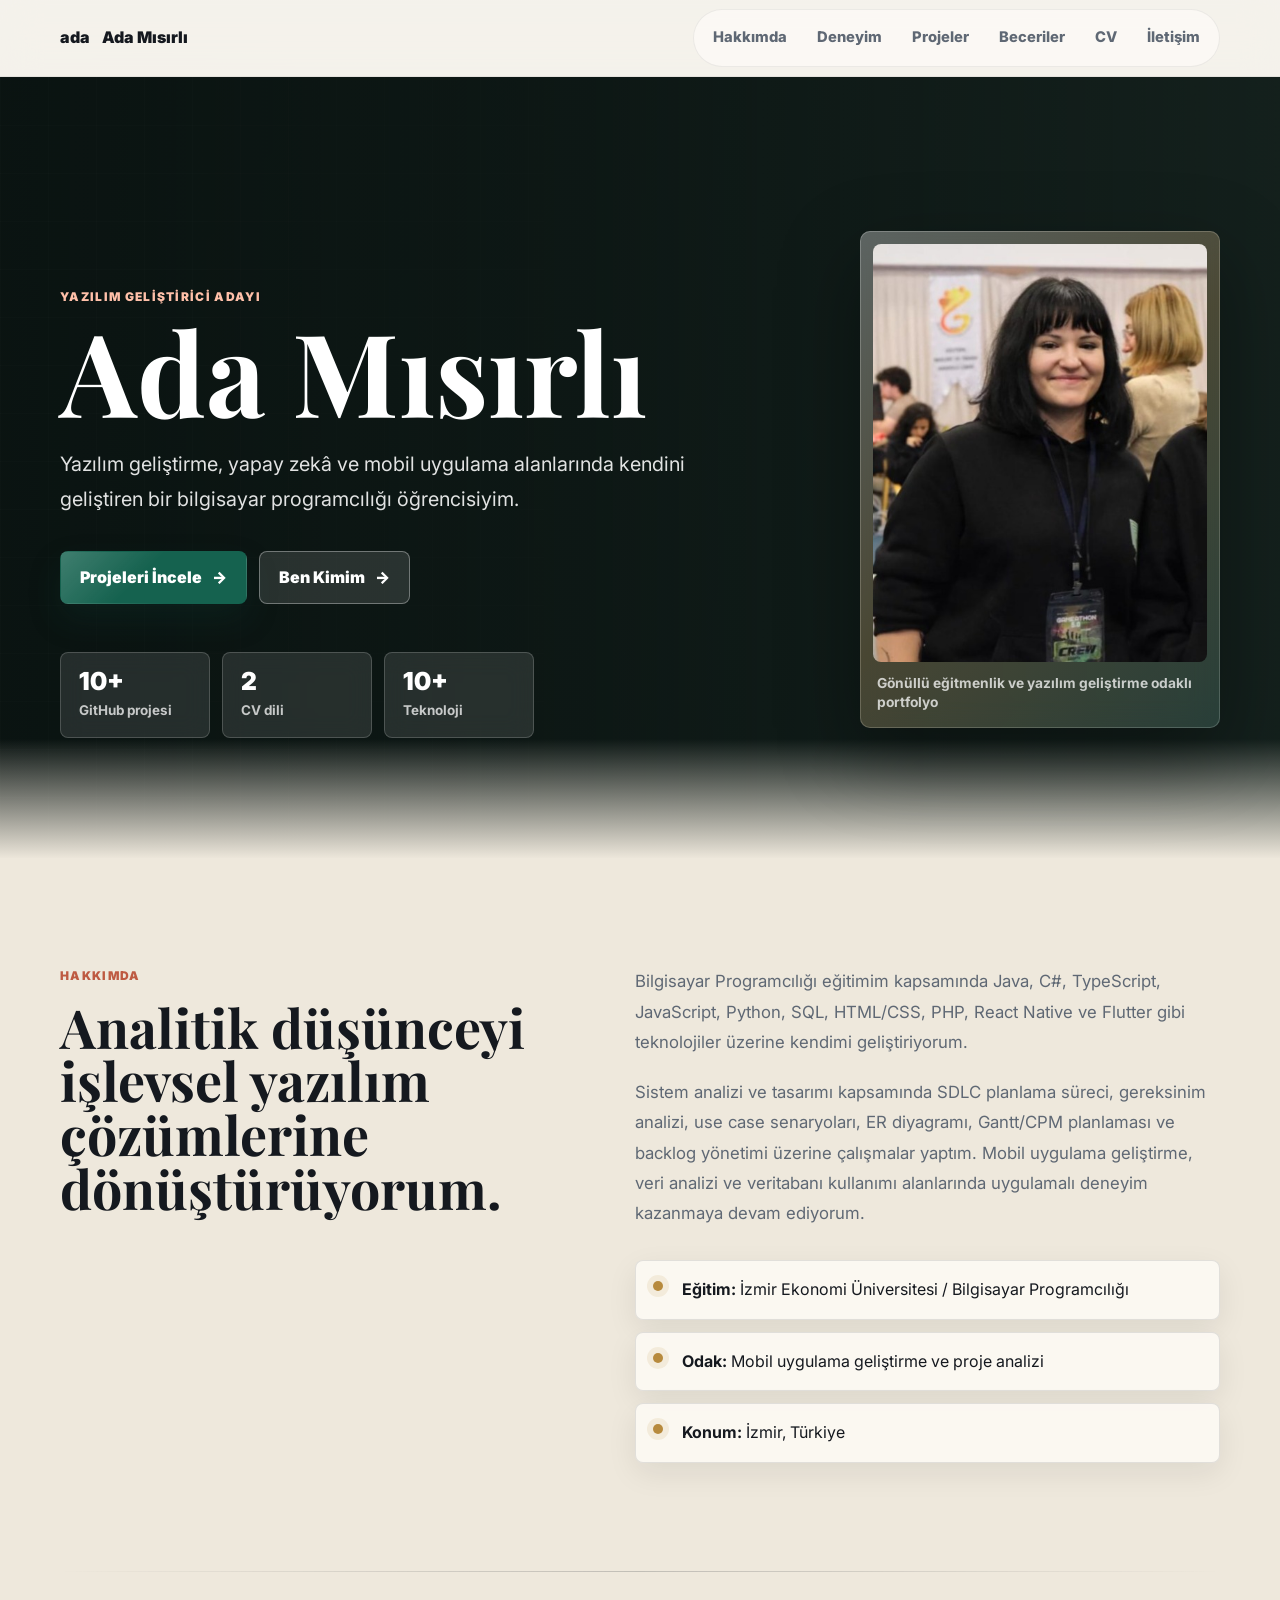
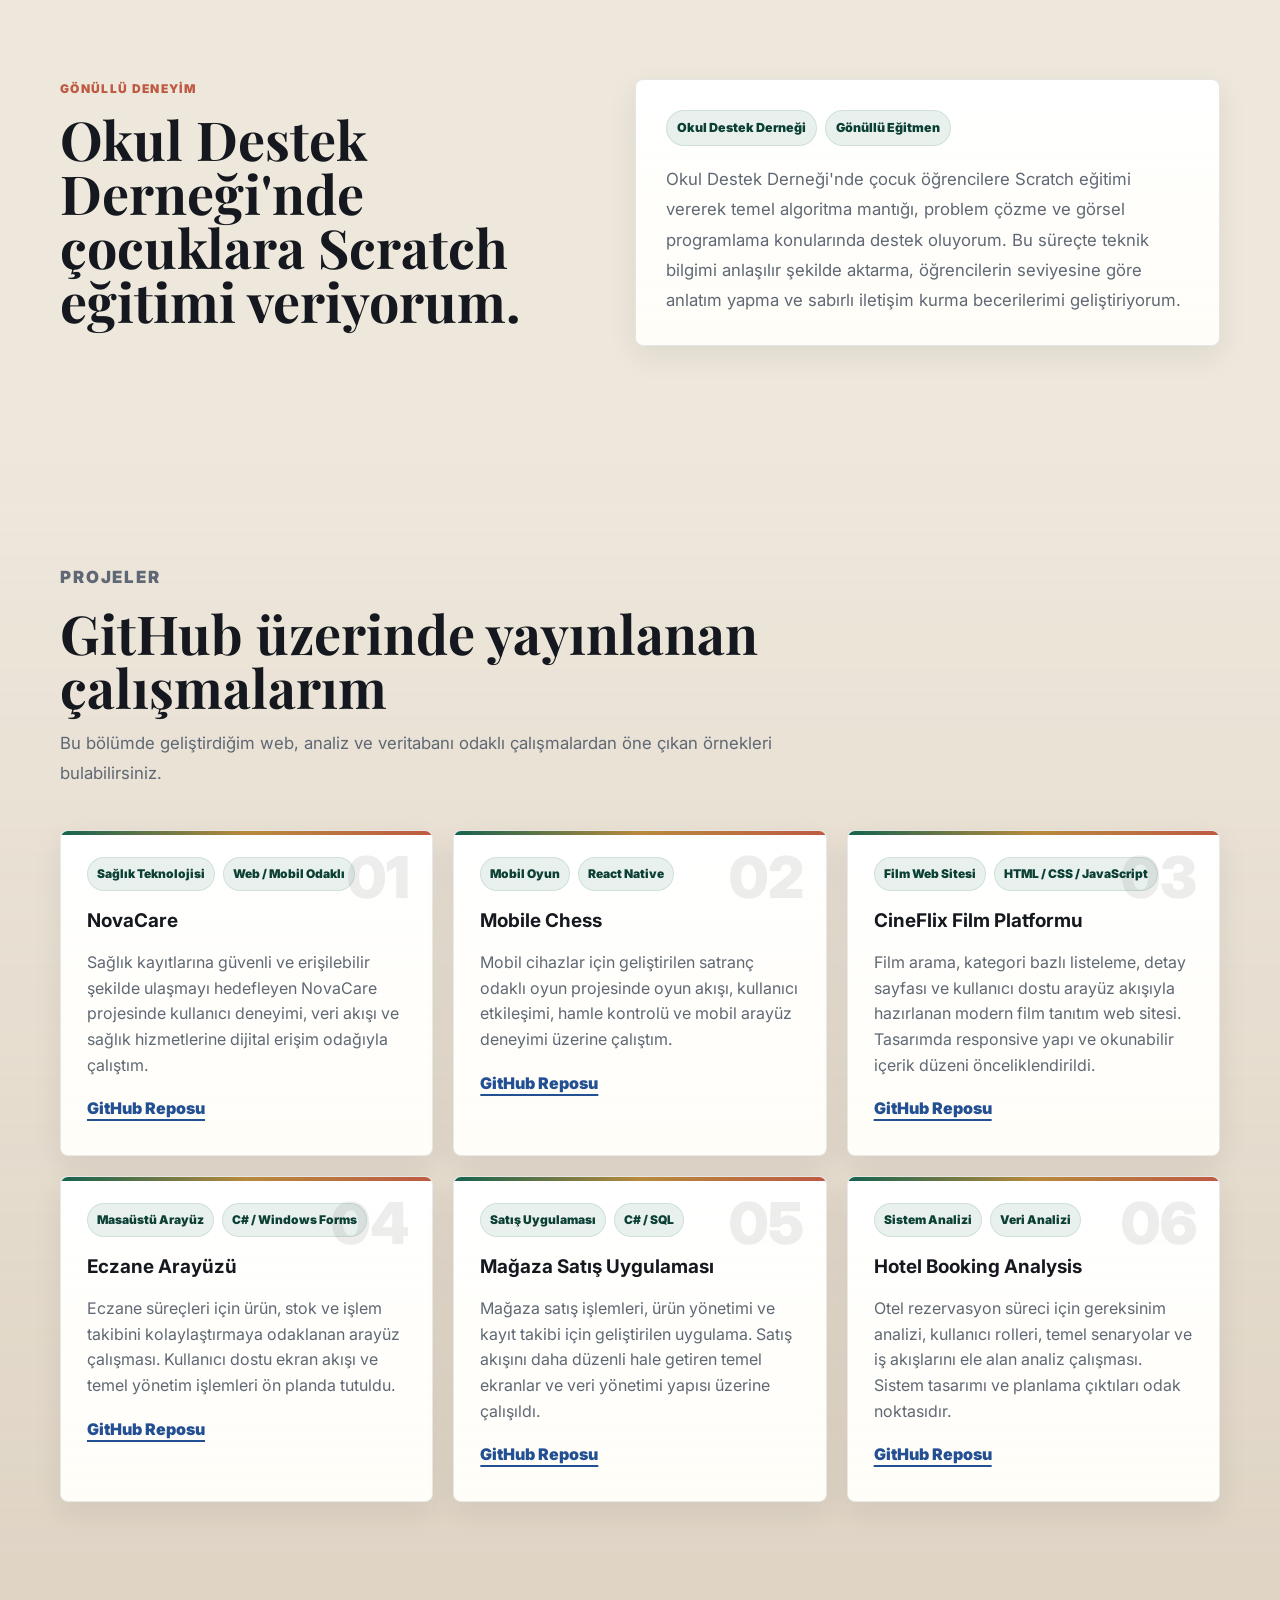
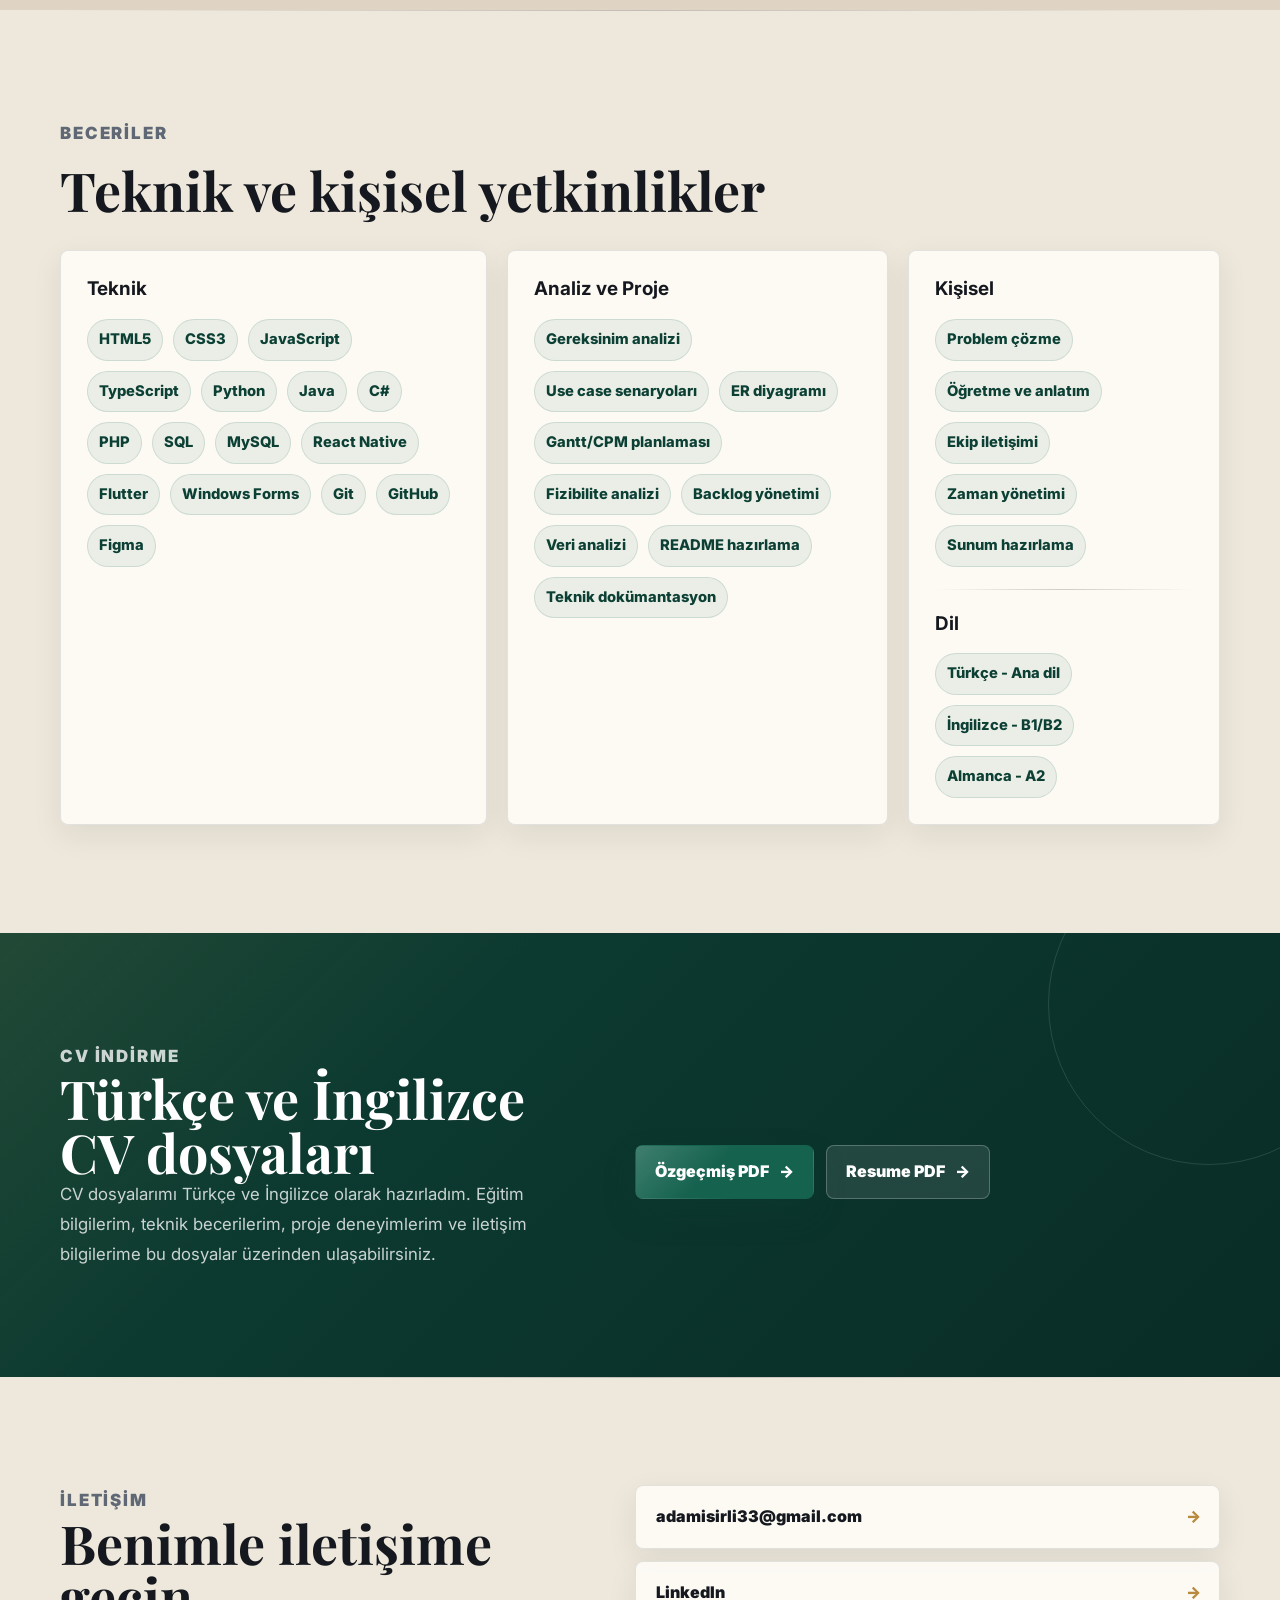
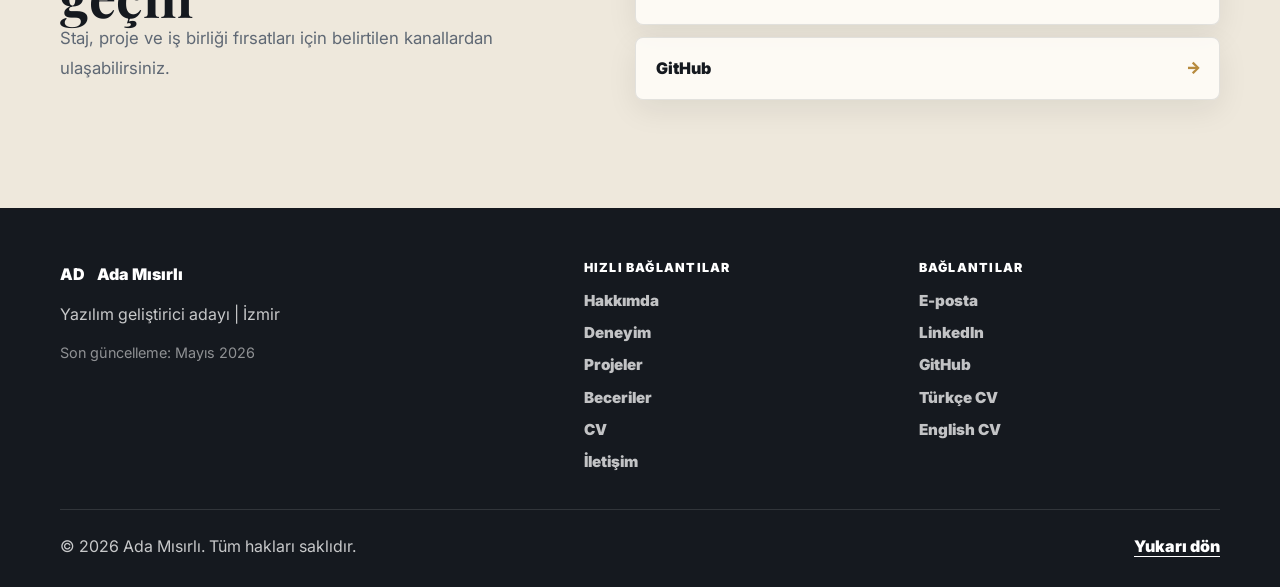
<file: index.html>
﻿<!doctype html>
<html lang="tr">

<head>
  <meta charset="utf-8" />
  <meta name="viewport" content="width=device-width, initial-scale=1" />
  <meta name="description"
    content="Bilgisayar programcılığı alanında edindiğim bilgileri pratik projelerle geliştirerek yazılım dünyasında güçlü bir temel oluşturuyorum." />
  <title>Ada Mısırlı | Kişisel Portfolyo</title>
  <link rel="preconnect" href="https://fonts.googleapis.com" />
  <link rel="preconnect" href="https://fonts.gstatic.com" crossorigin />
  <link
    href="https://fonts.googleapis.com/css2?family=Inter:wght@400;500;600;700;800;900&family=Playfair+Display:wght@700;800&display=swap"
    rel="stylesheet" />
  <link rel="stylesheet" href="styles.css" />
</head>

<body>
  <a class="skip-link" href="#main">İçeriğe geç</a>

  <header class="site-header" data-header>
    <nav class="nav shell" aria-label="Ana navigasyon">
      <a class="brand" href="#home" onclick="return smoothGo(event, 'index.html', '#home')" aria-label="Ana sayfaya git">
        <span class="brand-mark" aria-hidden="true">ada</span>
        <span>Ada Mısırlı</span>
      </a>

      <button class="menu-button" type="button" data-menu-button aria-controls="site-menu" aria-expanded="false">
        <span class="menu-icon" aria-hidden="true"></span>
        <span class="sr-only">Menüyü aç veya kapat</span>
      </button>

      <div class="nav-links" id="site-menu" data-menu>
        <a href="#about" onclick="return smoothGo(event, 'index.html', '#about')">Hakkımda</a>
        <a href="#experience" onclick="return smoothGo(event, 'index.html', '#experience')">Deneyim</a>
        <a href="#projects" onclick="return smoothGo(event, 'index.html', '#projects')">Projeler</a>
        <a href="#skills" onclick="return smoothGo(event, 'index.html', '#skills')">Beceriler</a>
        <a href="#cv" onclick="return smoothGo(event, 'index.html', '#cv')">CV</a>
        <a href="#contact" onclick="return smoothGo(event, 'index.html', '#contact')">İletişim</a>
      </div>
    </nav>
  </header>

  <main id="main">
    <section class="hero" id="home">
      <div class="hero-bg" aria-hidden="true"></div>
      <div class="hero-pattern" aria-hidden="true"></div>
      <div class="hero-content shell">
        <div class="hero-text">
          <p class="eyebrow">Yazılım geliştirici adayı</p>
          <h1>Ada Mısırlı</h1>
          <p class="hero-copy">
            Yazılım geliştirme, yapay zekâ ve mobil uygulama alanlarında kendini geliştiren bir bilgisayar programcılığı
            öğrencisiyim.
          </p>
          <div class="hero-actions" aria-label="Öne çıkan bağlantılar">
            <a class="button primary" href="#projects" onclick="return smoothGo(event, 'index.html', '#projects')">Projeleri İncele</a>
            <a class="button secondary" href="ben-kimim.html" target="_blank" rel="noreferrer">Ben Kimim</a>
          </div>
          <dl class="hero-stats" aria-label="Portfolyo özeti">
            <div>
              <dt>10+</dt>
              <dd>GitHub projesi</dd>
            </div>
            <div>
              <dt>2</dt>
              <dd>CV dili</dd>
            </div>
            <div>
              <dt>10+</dt>
              <dd>Teknoloji</dd>
            </div>
          </dl>
        </div>
        <figure class="hero-portrait" aria-label="Ada Mısırlı profil fotoğrafı">
          <img src="assets/ada-profile.jpeg" alt="Ada Mısırlı" loading="eager" />
          <figcaption>Gönüllü eğitmenlik ve yazılım geliştirme odaklı portfolyo</figcaption>
        </figure>
      </div>
    </section>

    <section class="section about reveal" id="about">
      <div class="shell two-column">
        <div>
          <p class="section-kicker">Hakkımda</p>
          <h2>Analitik düşünceyi işlevsel yazılım çözümlerine dönüştürüyorum.</h2>
        </div>
        <div class="content-stack">
          <p>
            Bilgisayar Programcılığı eğitimim kapsamında Java, C#, TypeScript, JavaScript, Python, SQL, HTML/CSS, PHP, React
            Native ve Flutter gibi teknolojiler üzerine kendimi geliştiriyorum.
          </p>
          <p>
            Sistem analizi ve tasarımı kapsamında SDLC planlama süreci, gereksinim analizi, use case senaryoları, ER
            diyagramı, Gantt/CPM planlaması ve backlog yönetimi üzerine çalışmalar yaptım. Mobil uygulama geliştirme,
            veri analizi ve veritabanı kullanımı alanlarında uygulamalı deneyim kazanmaya devam ediyorum.
          </p>
          <ul class="quick-facts" aria-label="Kısa bilgiler">
            <li><strong>Eğitim:</strong> İzmir Ekonomi Üniversitesi / Bilgisayar Programcılığı</li>
            <li><strong>Odak:</strong> Mobil uygulama geliştirme ve proje analizi</li>
            <li><strong>Konum:</strong> İzmir, Türkiye</li>
          </ul>
        </div>
      </div>
    </section>

    <section class="section experience reveal" id="experience">
      <div class="shell experience-layout">
        <div>
          <p class="section-kicker">Gönüllü Deneyim</p>
          <h2>Okul Destek Derneği'nde çocuklara Scratch eğitimi veriyorum.</h2>
        </div>
        <article class="experience-card">
          <div class="experience-meta">
            <span>Okul Destek Derneği</span>
            <span>Gönüllü Eğitmen</span>
          </div>
          <p>
            Okul Destek Derneği'nde çocuk öğrencilere Scratch eğitimi vererek temel algoritma mantığı, problem çözme ve
            görsel programlama konularında destek oluyorum. Bu süreçte teknik bilgimi anlaşılır şekilde aktarma,
            öğrencilerin seviyesine göre anlatım yapma ve sabırlı iletişim kurma becerilerimi geliştiriyorum.
          </p>
        </article>
      </div>
    </section>

    <section class="section projects reveal" id="projects">
      <div class="shell">
        <div class="section-heading">
          <p class="section-kicker">Projeler</p>
          <h2>GitHub üzerinde yayınlanan çalışmalarım</h2>
          <p>Bu bölümde geliştirdiğim web, analiz ve veritabanı odaklı çalışmalardan öne çıkan örnekleri bulabilirsiniz.</p>
        </div>

        <div class="project-grid">
          <article class="project-card">
            <span class="project-number" aria-hidden="true">01</span>
            <div class="project-meta">
              <span>Sağlık Teknolojisi</span>
              <span>Web / Mobil Odaklı</span>
            </div>
            <h3>NovaCare</h3>
            <p>
              Sağlık kayıtlarına güvenli ve erişilebilir şekilde ulaşmayı hedefleyen NovaCare projesinde kullanıcı
              deneyimi, veri akışı ve sağlık hizmetlerine dijital erişim odağıyla çalıştım.
            </p>
            <a href="https://github.com/adamisirli/NovaCare" target="_blank" rel="noreferrer">GitHub Reposu</a>
          </article>

          <article class="project-card">
            <span class="project-number" aria-hidden="true">02</span>
            <div class="project-meta">
              <span>Mobil Oyun</span>
              <span>React Native</span>
            </div>
            <h3>Mobile Chess</h3>
            <p>
              Mobil cihazlar için geliştirilen satranç odaklı oyun projesinde oyun akışı, kullanıcı etkileşimi,
              hamle kontrolü ve mobil arayüz deneyimi üzerine çalıştım.
            </p>
            <a href="https://github.com/adamisirli/wall-chess-mobile" target="_blank" rel="noreferrer">GitHub Reposu</a>
          </article>

          <article class="project-card">
            <span class="project-number" aria-hidden="true">03</span>
            <div class="project-meta">
              <span>Film Web Sitesi</span>
              <span>HTML / CSS / JavaScript</span>
            </div>
            <h3>CineFlix Film Platformu</h3>
            <p>
              Film arama, kategori bazlı listeleme, detay sayfası ve kullanıcı dostu arayüz akışıyla hazırlanan modern
              film tanıtım web sitesi. Tasarımda responsive yapı ve okunabilir içerik düzeni önceliklendirildi.
            </p>
            <a href="https://github.com/adamisirli/cineflix" target="_blank" rel="noreferrer">GitHub Reposu</a>
          </article>
          <article class="project-card">
            <span class="project-number" aria-hidden="true">04</span>
            <div class="project-meta">
              <span>Masaüstü Arayüz</span>
              <span>C# / Windows Forms</span>
            </div>
            <h3>Eczane Arayüzü</h3>
            <p>
              Eczane süreçleri için ürün, stok ve işlem takibini kolaylaştırmaya odaklanan arayüz çalışması. Kullanıcı
              dostu ekran akışı ve temel yönetim işlemleri ön planda tutuldu.
            </p>
            <a href="https://github.com/adamisirli/eczane-arayuzu" target="_blank" rel="noreferrer">GitHub Reposu</a>
          </article>

          <article class="project-card">
            <span class="project-number" aria-hidden="true">05</span>
            <div class="project-meta">
              <span>Satış Uygulaması</span>
              <span>C# / SQL</span>
            </div>
            <h3>Mağaza Satış Uygulaması</h3>
            <p>
              Mağaza satış işlemleri, ürün yönetimi ve kayıt takibi için geliştirilen uygulama. Satış akışını daha
              düzenli hale getiren temel ekranlar ve veri yönetimi yapısı üzerine çalışıldı.
            </p>
            <a href="https://github.com/adamisirli/magaza-satis-uygulamasi" target="_blank" rel="noreferrer">GitHub Reposu</a>
          </article>

          <article class="project-card">
            <span class="project-number" aria-hidden="true">06</span>
            <div class="project-meta">
              <span>Sistem Analizi</span>
              <span>Veri Analizi</span>
            </div>
            <h3>Hotel Booking Analysis</h3>
            <p>
              Otel rezervasyon süreci için gereksinim analizi, kullanıcı rolleri, temel senaryolar ve iş akışlarını ele
              alan analiz çalışması. Sistem tasarımı ve planlama çıktıları odak noktasıdır.
            </p>
            <a href="https://github.com/adamisirli/hotel-booking-analysis" target="_blank" rel="noreferrer">GitHub Reposu</a>
          </article>
        </div>
      </div>
    </section>

    <section class="section skills reveal" id="skills">
      <div class="shell">
        <div class="section-heading compact">
          <p class="section-kicker">Beceriler</p>
          <h2>Teknik ve kişisel yetkinlikler</h2>
        </div>

        <div class="skill-layout">
          <div class="skill-group">
            <h3>Teknik</h3>
            <ul class="tag-list">
              <li>HTML5</li>
              <li>CSS3</li>
              <li>JavaScript</li>
              <li>TypeScript</li>
              <li>Python</li>
              <li>Java</li>
              <li>C#</li>
              <li>PHP</li>
              <li>SQL</li>
              <li>MySQL</li>
              <li>React Native</li>
              <li>Flutter</li>
              <li>Windows Forms</li>
              <li>Git</li>
              <li>GitHub</li>
              <li>Figma</li>
            </ul>
          </div>
          <div class="skill-group">
            <h3>Analiz ve Proje</h3>
            <ul class="tag-list">
              <li>Gereksinim analizi</li>
              <li>Use case senaryoları</li>
              <li>ER diyagramı</li>
              <li>Gantt/CPM planlaması</li>
              <li>Fizibilite analizi</li>
              <li>Backlog yönetimi</li>
              <li>Veri analizi</li>
              <li>README hazırlama</li>
              <li>Teknik dokümantasyon</li>
            </ul>
          </div>
          <div class="skill-group split-skill-group">
            <div>
              <h3>Kişisel</h3>
              <ul class="tag-list">
                <li>Problem çözme</li>
                <li>Öğretme ve anlatım</li>
                <li>Ekip iletişimi</li>
                <li>Zaman yönetimi</li>
                <li>Sunum hazırlama</li>
              </ul>
            </div>
            <div class="skill-divider" aria-hidden="true"></div>
            <div>
              <h3>Dil</h3>
              <ul class="tag-list">
                <li>Türkçe - Ana dil</li>
                <li>İngilizce - B1/B2</li>
                <li>Almanca - A2</li>
              </ul>
            </div>
          </div>
        </div>
        </div>
      </div>
    </section>

    <section class="section cv reveal" id="cv">
      <div class="shell cv-panel">
        <div>
          <p class="section-kicker">CV İndirme</p>
          <h2>Türkçe ve İngilizce CV dosyaları</h2>
          <p>
            CV dosyalarımı Türkçe ve İngilizce olarak hazırladım. Eğitim bilgilerim, teknik becerilerim, proje
            deneyimlerim ve iletişim bilgilerime bu dosyalar üzerinden ulaşabilirsiniz.
          </p>
        </div>
        <div class="cv-actions">
          <a class="button primary" href="cv/ozgecmis.pdf?v=20260518-final" download>Özgeçmiş PDF</a>
          <a class="button secondary" href="cv/resume.pdf?v=20260518-final" download>Resume PDF</a>
        </div>
      </div>
    </section>

    <section class="section contact reveal" id="contact">
      <div class="shell contact-layout">
        <div>
          <p class="section-kicker">İletişim</p>
          <h2>Benimle iletişime geçin</h2>
          <p>Staj, proje ve iş birliği fırsatları için belirtilen kanallardan ulaşabilirsiniz.</p>
        </div>
        <address class="contact-links">
          <a href="https://mail.google.com/mail/?view=cm&fs=1&to=adamisirli33%40gmail.com&su=Portfolyo%20%C4%B0leti%C5%9Fim&body=Merhaba%20Ada%2C%0A%0APortfolyonu%20inceledim%20ve%20seninle%20ileti%C5%9Fime%20ge%C3%A7mek%20istiyorum." target="_blank" rel="noreferrer">adamisirli33@gmail.com</a>
          <a href="https://www.linkedin.com/in/ada-m%C4%B1s%C4%B1rl%C4%B1-170723374" target="_blank" rel="noreferrer">LinkedIn</a>
          <a href="https://github.com/adamisirli" target="_blank" rel="noreferrer">GitHub</a>
        </address>
      </div>
    </section>
  </main>

  <footer class="footer">
    <div class="shell footer-grid">
      <div class="footer-brand">
        <a class="brand footer-logo" href="#home" onclick="return smoothGo(event, 'index.html', '#home')" aria-label="Ana sayfaya dön">
          <span class="brand-mark" aria-hidden="true">AD</span>
          <span>Ada Mısırlı</span>
        </a>
        <p>Yazılım geliştirici adayı | İzmir</p>
        <p class="footer-update">Son güncelleme: Mayıs 2026</p>
      </div>

      <div class="footer-group">
        <h2>Hızlı Bağlantılar</h2>
        <nav class="footer-links" aria-label="Footer hızlı bağlantılar">
          <a href="#about" onclick="return smoothGo(event, 'index.html', '#about')">Hakkımda</a>
          <a href="#experience" onclick="return smoothGo(event, 'index.html', '#experience')">Deneyim</a>
          <a href="#projects" onclick="return smoothGo(event, 'index.html', '#projects')">Projeler</a>
          <a href="#skills" onclick="return smoothGo(event, 'index.html', '#skills')">Beceriler</a>
          <a href="#cv" onclick="return smoothGo(event, 'index.html', '#cv')">CV</a>
          <a href="#contact" onclick="return smoothGo(event, 'index.html', '#contact')">İletişim</a>
        </nav>
      </div>

      <div class="footer-group">
        <h2>Bağlantılar</h2>
        <div class="footer-links">
          <a href="https://mail.google.com/mail/?view=cm&fs=1&to=adamisirli33%40gmail.com&su=Portfolyo%20%C4%B0leti%C5%9Fim&body=Merhaba%20Ada%2C%0A%0APortfolyonu%20inceledim%20ve%20seninle%20ileti%C5%9Fime%20ge%C3%A7mek%20istiyorum." target="_blank" rel="noreferrer">E-posta</a>
          <a href="https://www.linkedin.com/in/ada-m%C4%B1s%C4%B1rl%C4%B1-170723374" target="_blank" rel="noreferrer">LinkedIn</a>
          <a href="https://github.com/adamisirli" target="_blank" rel="noreferrer">GitHub</a>
          <a href="cv/ozgecmis.pdf?v=20260518-final" download>Türkçe CV</a>
          <a href="cv/resume.pdf?v=20260518-final" download>English CV</a>
        </div>
      </div>

      <div class="footer-bottom">
        <p>© 2026 Ada Mısırlı. Tüm hakları saklıdır.</p>
        <a href="#home" onclick="return smoothGo(event, 'index.html', '#home')">Yukarı dön</a>
      </div>
    </div>
  </footer>

  <script src="script.js?v=4"></script>
</body>

</html>
</file>
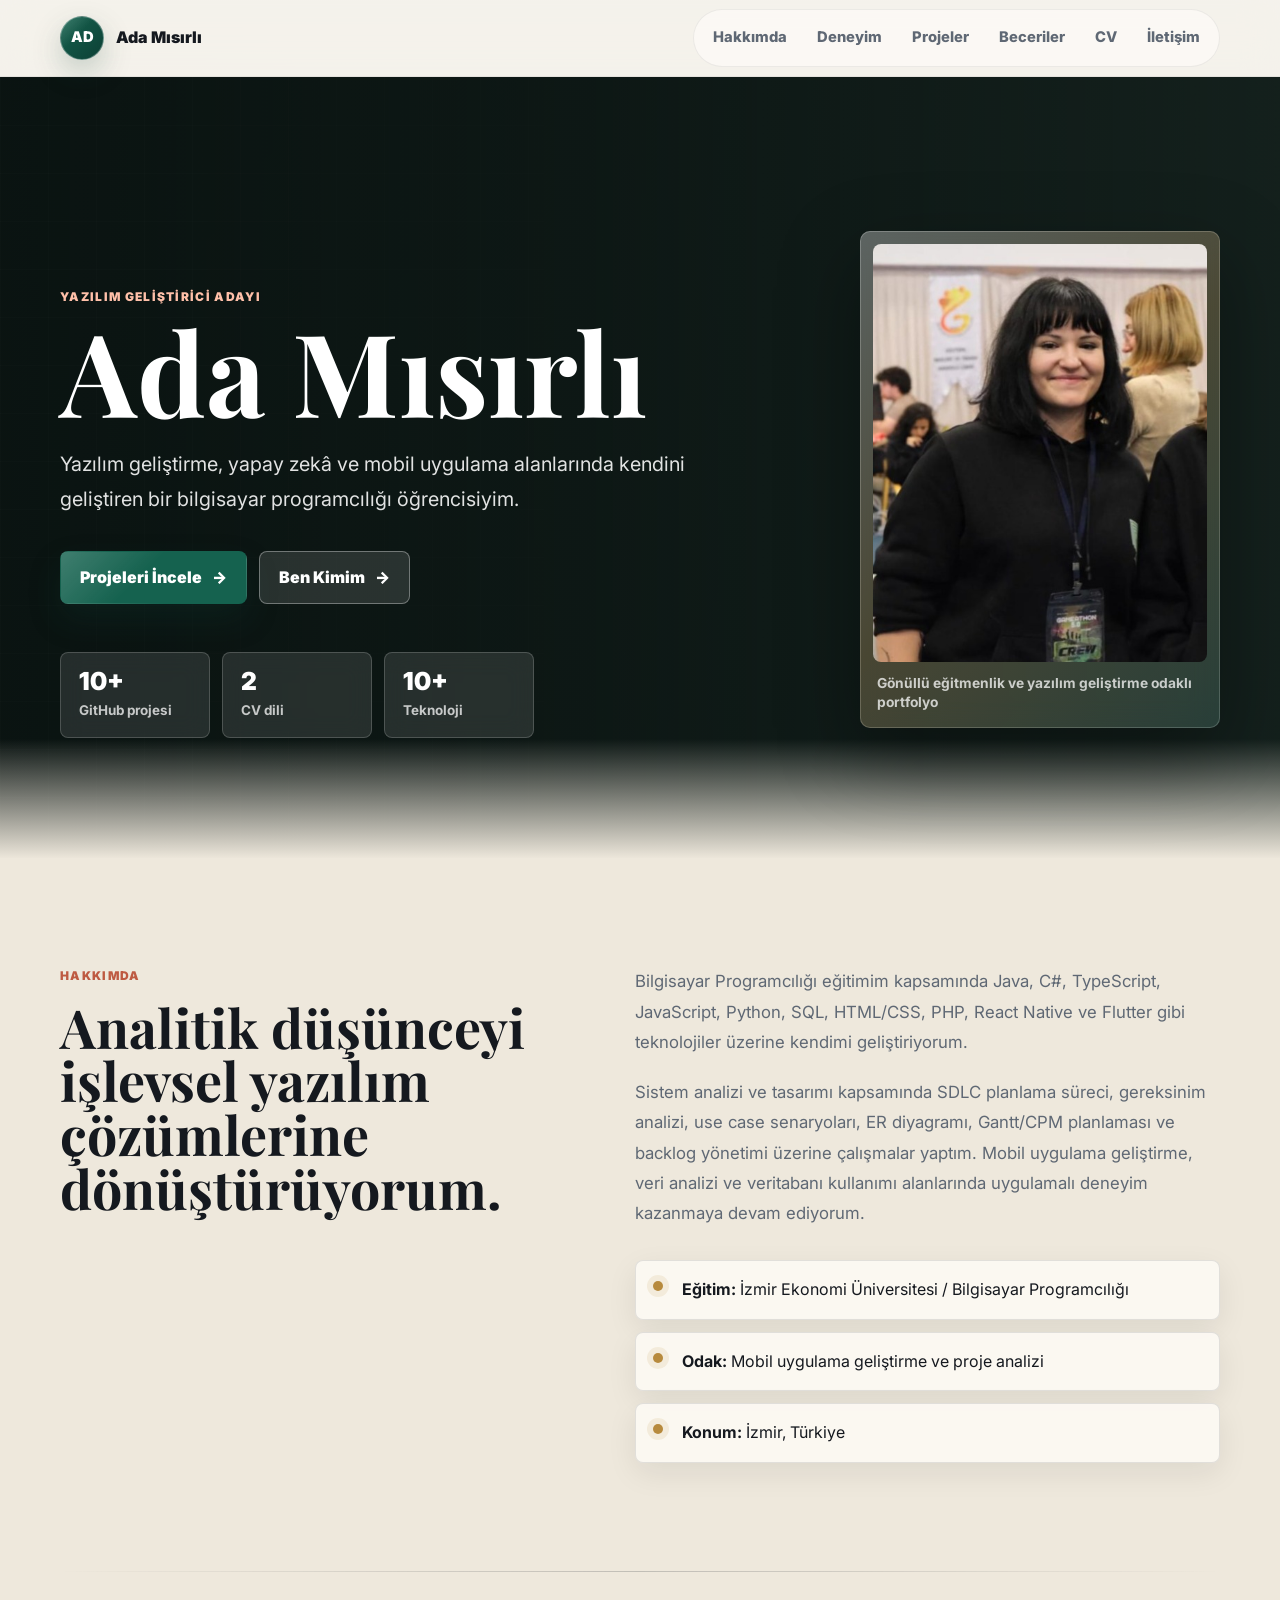
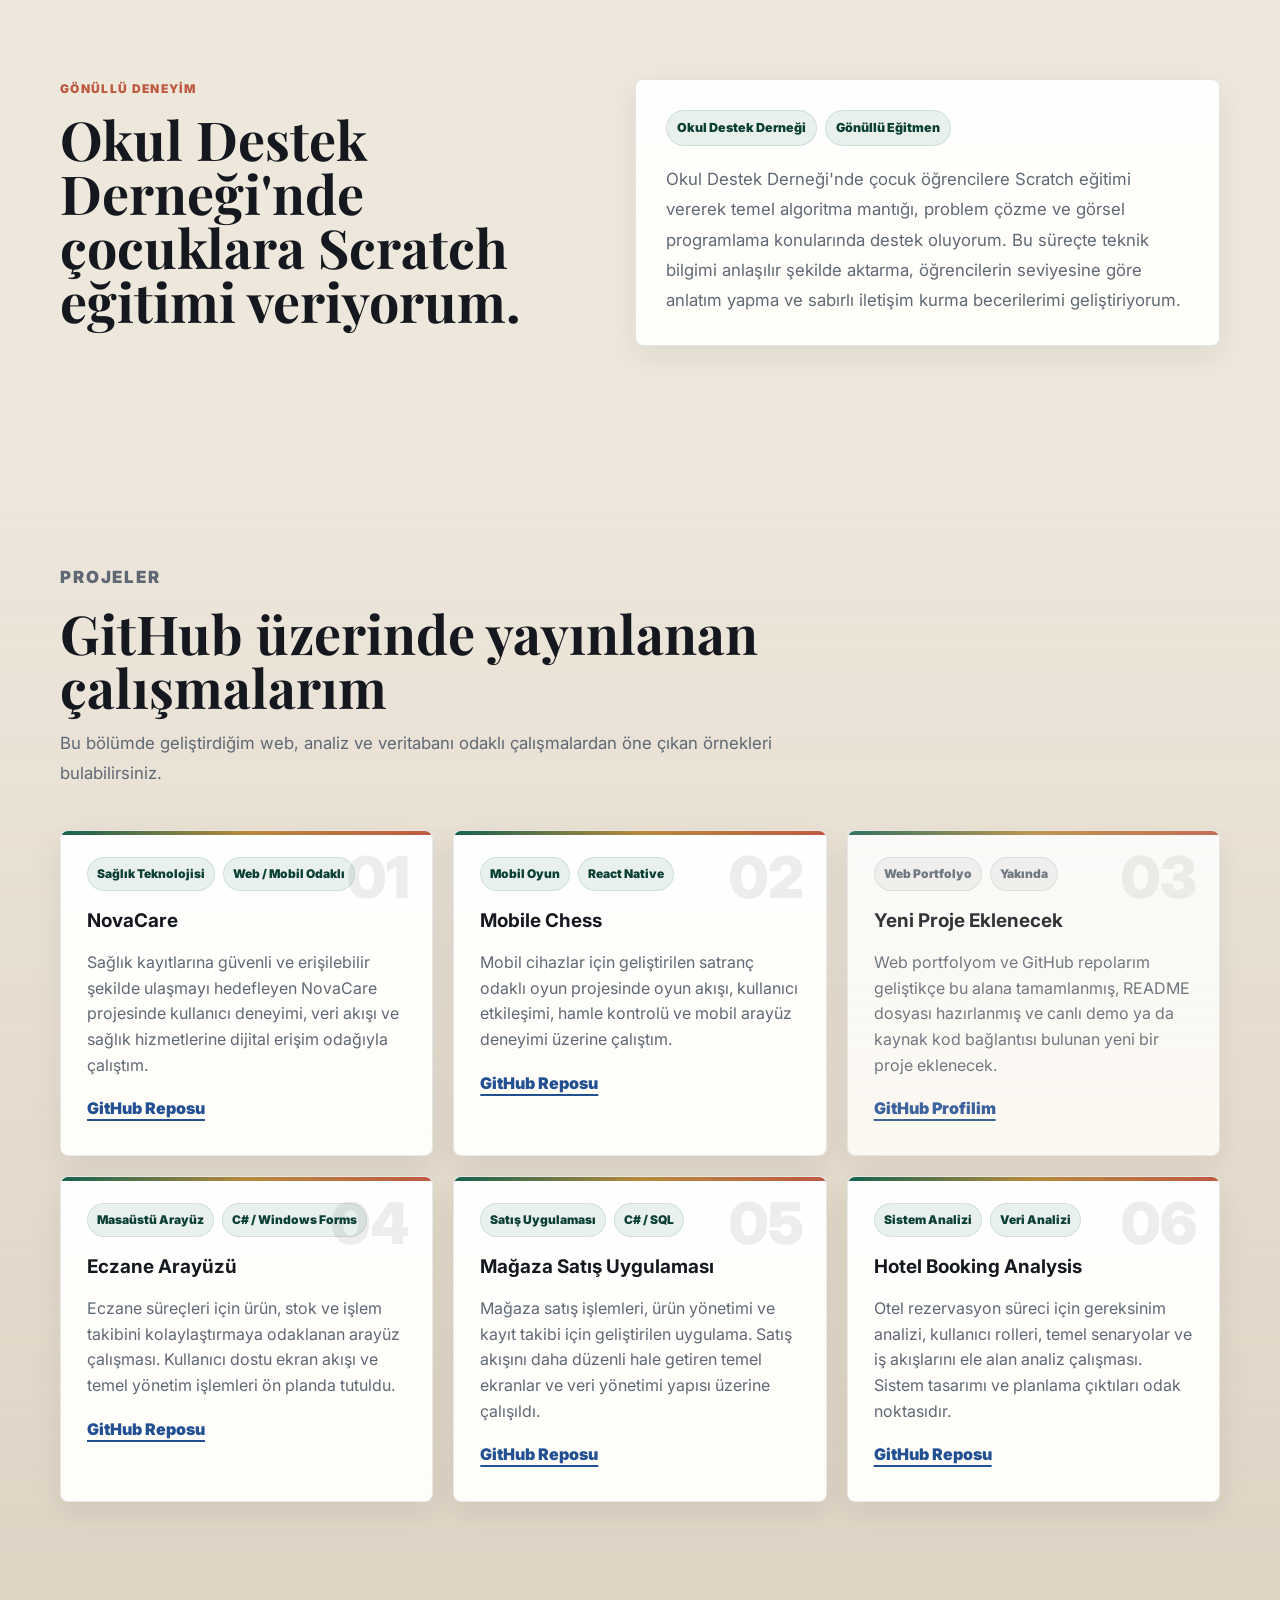
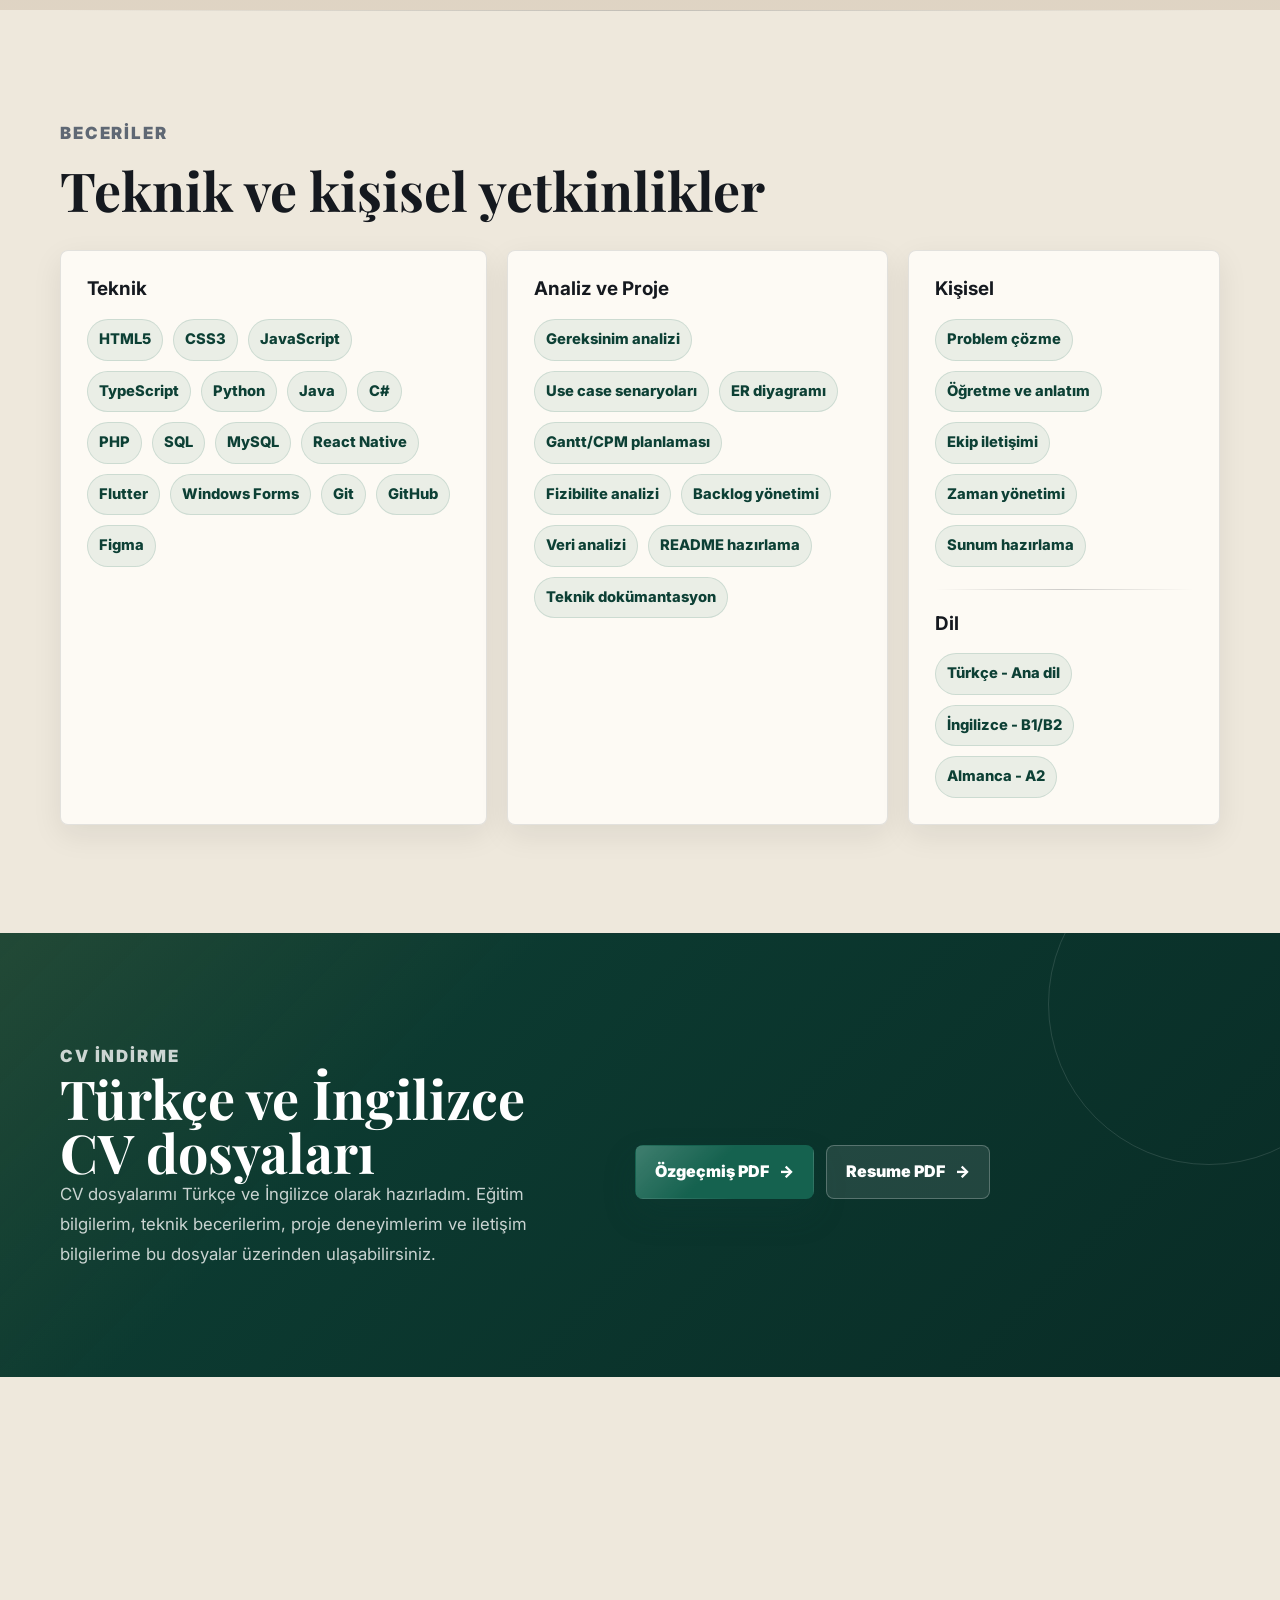
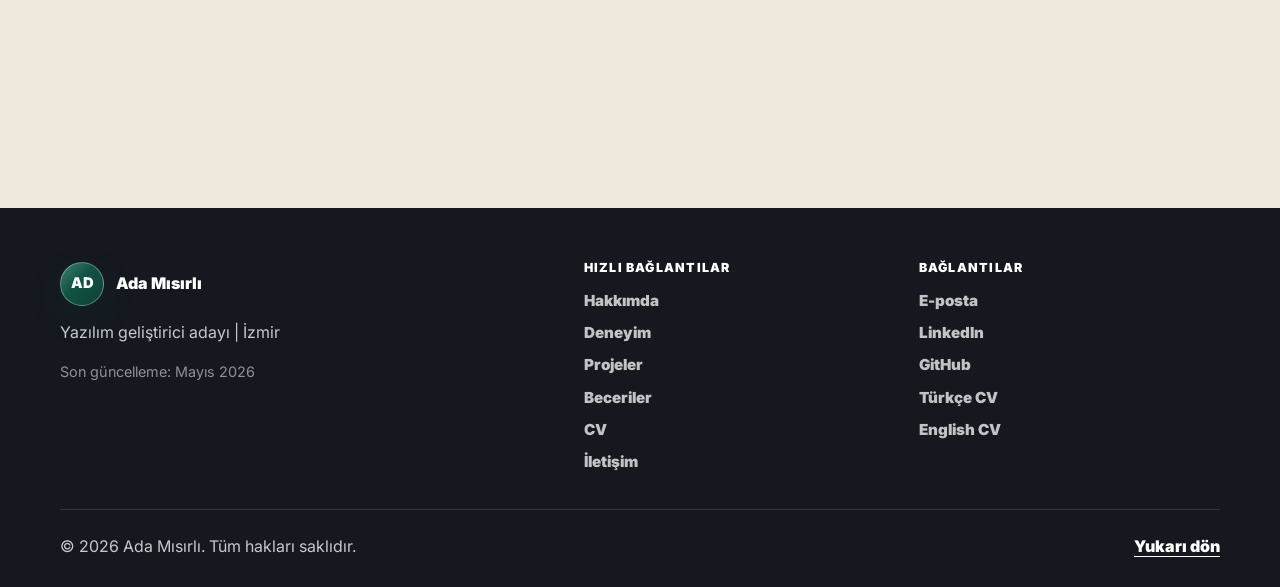
<file: portfolio/index.html>
﻿<!doctype html>
<html lang="tr">

<head>
  <meta charset="utf-8" />
  <meta name="viewport" content="width=device-width, initial-scale=1" />
  <meta name="description"
    content="Bilgisayar programcılığı alanında edindiğim bilgileri pratik projelerle geliştirerek yazılım dünyasında güçlü bir temel oluşturuyorum." />
  <title>Ada Mısırlı | Kişisel Portfolyo</title>
  <link rel="preconnect" href="https://fonts.googleapis.com" />
  <link rel="preconnect" href="https://fonts.gstatic.com" crossorigin />
  <link
    href="https://fonts.googleapis.com/css2?family=Inter:wght@400;500;600;700;800;900&family=Playfair+Display:wght@700;800&display=swap"
    rel="stylesheet" />
  <link rel="stylesheet" href="styles.css" />
</head>

<body>
  <a class="skip-link" href="#main">İçeriğe geç</a>

  <header class="site-header" data-header>
    <nav class="nav shell" aria-label="Ana navigasyon">
      <a class="brand" href="#home" onclick="return smoothGo(event, 'index.html', '#home')" aria-label="Ana sayfaya git">
        <span class="brand-mark" aria-hidden="true">AD</span>
        <span>Ada Mısırlı</span>
      </a>

      <button class="menu-button" type="button" data-menu-button aria-controls="site-menu" aria-expanded="false">
        <span class="menu-icon" aria-hidden="true"></span>
        <span class="sr-only">Menüyü aç veya kapat</span>
      </button>

      <div class="nav-links" id="site-menu" data-menu>
        <a href="#about" onclick="return smoothGo(event, 'index.html', '#about')">Hakkımda</a>
        <a href="#experience" onclick="return smoothGo(event, 'index.html', '#experience')">Deneyim</a>
        <a href="#projects" onclick="return smoothGo(event, 'index.html', '#projects')">Projeler</a>
        <a href="#skills" onclick="return smoothGo(event, 'index.html', '#skills')">Beceriler</a>
        <a href="#cv" onclick="return smoothGo(event, 'index.html', '#cv')">CV</a>
        <a href="#contact" onclick="return smoothGo(event, 'index.html', '#contact')">İletişim</a>
      </div>
    </nav>
  </header>

  <main id="main">
    <section class="hero" id="home">
      <div class="hero-bg" aria-hidden="true"></div>
      <div class="hero-pattern" aria-hidden="true"></div>
      <div class="hero-content shell">
        <div class="hero-text">
          <p class="eyebrow">Yazılım geliştirici adayı</p>
          <h1>Ada Mısırlı</h1>
          <p class="hero-copy">
            Yazılım geliştirme, yapay zekâ ve mobil uygulama alanlarında kendini geliştiren bir bilgisayar programcılığı
            öğrencisiyim.
          </p>
          <div class="hero-actions" aria-label="Öne çıkan bağlantılar">
            <a class="button primary" href="#projects" onclick="return smoothGo(event, 'index.html', '#projects')">Projeleri İncele</a>
            <a class="button secondary" href="ben-kimim.html" target="_blank" rel="noreferrer">Ben Kimim</a>
          </div>
          <dl class="hero-stats" aria-label="Portfolyo özeti">
            <div>
              <dt>10+</dt>
              <dd>GitHub projesi</dd>
            </div>
            <div>
              <dt>2</dt>
              <dd>CV dili</dd>
            </div>
            <div>
              <dt>10+</dt>
              <dd>Teknoloji</dd>
            </div>
          </dl>
        </div>
        <figure class="hero-portrait" aria-label="Ada Mısırlı profil fotoğrafı">
          <img src="assets/ada-profile.jpeg" alt="Ada Mısırlı" loading="eager" />
          <figcaption>Gönüllü eğitmenlik ve yazılım geliştirme odaklı portfolyo</figcaption>
        </figure>
      </div>
    </section>

    <section class="section about reveal" id="about">
      <div class="shell two-column">
        <div>
          <p class="section-kicker">Hakkımda</p>
          <h2>Analitik düşünceyi işlevsel yazılım çözümlerine dönüştürüyorum.</h2>
        </div>
        <div class="content-stack">
          <p>
            Bilgisayar Programcılığı eğitimim kapsamında Java, C#, TypeScript, JavaScript, Python, SQL, HTML/CSS, PHP, React
            Native ve Flutter gibi teknolojiler üzerine kendimi geliştiriyorum.
          </p>
          <p>
            Sistem analizi ve tasarımı kapsamında SDLC planlama süreci, gereksinim analizi, use case senaryoları, ER
            diyagramı, Gantt/CPM planlaması ve backlog yönetimi üzerine çalışmalar yaptım. Mobil uygulama geliştirme,
            veri analizi ve veritabanı kullanımı alanlarında uygulamalı deneyim kazanmaya devam ediyorum.
          </p>
          <ul class="quick-facts" aria-label="Kısa bilgiler">
            <li><strong>Eğitim:</strong> İzmir Ekonomi Üniversitesi / Bilgisayar Programcılığı</li>
            <li><strong>Odak:</strong> Mobil uygulama geliştirme ve proje analizi</li>
            <li><strong>Konum:</strong> İzmir, Türkiye</li>
          </ul>
        </div>
      </div>
    </section>

    <section class="section experience reveal" id="experience">
      <div class="shell experience-layout">
        <div>
          <p class="section-kicker">Gönüllü Deneyim</p>
          <h2>Okul Destek Derneği'nde çocuklara Scratch eğitimi veriyorum.</h2>
        </div>
        <article class="experience-card">
          <div class="experience-meta">
            <span>Okul Destek Derneği</span>
            <span>Gönüllü Eğitmen</span>
          </div>
          <p>
            Okul Destek Derneği'nde çocuk öğrencilere Scratch eğitimi vererek temel algoritma mantığı, problem çözme ve
            görsel programlama konularında destek oluyorum. Bu süreçte teknik bilgimi anlaşılır şekilde aktarma,
            öğrencilerin seviyesine göre anlatım yapma ve sabırlı iletişim kurma becerilerimi geliştiriyorum.
          </p>
        </article>
      </div>
    </section>

    <section class="section projects reveal" id="projects">
      <div class="shell">
        <div class="section-heading">
          <p class="section-kicker">Projeler</p>
          <h2>GitHub üzerinde yayınlanan çalışmalarım</h2>
          <p>Bu bölümde geliştirdiğim web, analiz ve veritabanı odaklı çalışmalardan öne çıkan örnekleri bulabilirsiniz.</p>
        </div>

        <div class="project-grid">
          <article class="project-card">
            <span class="project-number" aria-hidden="true">01</span>
            <div class="project-meta">
              <span>Sağlık Teknolojisi</span>
              <span>Web / Mobil Odaklı</span>
            </div>
            <h3>NovaCare</h3>
            <p>
              Sağlık kayıtlarına güvenli ve erişilebilir şekilde ulaşmayı hedefleyen NovaCare projesinde kullanıcı
              deneyimi, veri akışı ve sağlık hizmetlerine dijital erişim odağıyla çalıştım.
            </p>
            <a href="https://github.com/adamisirli/NovaCare" target="_blank" rel="noreferrer">GitHub Reposu</a>
          </article>

          <article class="project-card">
            <span class="project-number" aria-hidden="true">02</span>
            <div class="project-meta">
              <span>Mobil Oyun</span>
              <span>React Native</span>
            </div>
            <h3>Mobile Chess</h3>
            <p>
              Mobil cihazlar için geliştirilen satranç odaklı oyun projesinde oyun akışı, kullanıcı etkileşimi,
              hamle kontrolü ve mobil arayüz deneyimi üzerine çalıştım.
            </p>
            <a href="https://github.com/adamisirli/wall-chess-mobile" target="_blank" rel="noreferrer">GitHub Reposu</a>
          </article>

          <article class="project-card project-card-muted">
            <span class="project-number" aria-hidden="true">03</span>
            <div class="project-meta">
              <span>Web Portfolyo</span>
              <span>Yakında</span>
            </div>
            <h3>Yeni Proje Eklenecek</h3>
            <p>
              Web portfolyom ve GitHub repolarım geliştikçe bu alana tamamlanmış, README dosyası hazırlanmış ve canlı
              demo ya da kaynak kod bağlantısı bulunan yeni bir proje eklenecek.
            </p>
            <a href="https://github.com/adamisirli" target="_blank" rel="noreferrer">GitHub Profilim</a>
          </article>
          <article class="project-card">
            <span class="project-number" aria-hidden="true">04</span>
            <div class="project-meta">
              <span>Masaüstü Arayüz</span>
              <span>C# / Windows Forms</span>
            </div>
            <h3>Eczane Arayüzü</h3>
            <p>
              Eczane süreçleri için ürün, stok ve işlem takibini kolaylaştırmaya odaklanan arayüz çalışması. Kullanıcı
              dostu ekran akışı ve temel yönetim işlemleri ön planda tutuldu.
            </p>
            <a href="https://github.com/adamisirli/eczane-arayuzu" target="_blank" rel="noreferrer">GitHub Reposu</a>
          </article>

          <article class="project-card">
            <span class="project-number" aria-hidden="true">05</span>
            <div class="project-meta">
              <span>Satış Uygulaması</span>
              <span>C# / SQL</span>
            </div>
            <h3>Mağaza Satış Uygulaması</h3>
            <p>
              Mağaza satış işlemleri, ürün yönetimi ve kayıt takibi için geliştirilen uygulama. Satış akışını daha
              düzenli hale getiren temel ekranlar ve veri yönetimi yapısı üzerine çalışıldı.
            </p>
            <a href="https://github.com/adamisirli/magaza-satis-uygulamasi" target="_blank" rel="noreferrer">GitHub Reposu</a>
          </article>

          <article class="project-card">
            <span class="project-number" aria-hidden="true">06</span>
            <div class="project-meta">
              <span>Sistem Analizi</span>
              <span>Veri Analizi</span>
            </div>
            <h3>Hotel Booking Analysis</h3>
            <p>
              Otel rezervasyon süreci için gereksinim analizi, kullanıcı rolleri, temel senaryolar ve iş akışlarını ele
              alan analiz çalışması. Sistem tasarımı ve planlama çıktıları odak noktasıdır.
            </p>
            <a href="https://github.com/adamisirli/hotel-booking-analysis" target="_blank" rel="noreferrer">GitHub Reposu</a>
          </article>
        </div>
      </div>
    </section>

    <section class="section skills reveal" id="skills">
      <div class="shell">
        <div class="section-heading compact">
          <p class="section-kicker">Beceriler</p>
          <h2>Teknik ve kişisel yetkinlikler</h2>
        </div>

        <div class="skill-layout">
          <div class="skill-group">
            <h3>Teknik</h3>
            <ul class="tag-list">
              <li>HTML5</li>
              <li>CSS3</li>
              <li>JavaScript</li>
              <li>TypeScript</li>
              <li>Python</li>
              <li>Java</li>
              <li>C#</li>
              <li>PHP</li>
              <li>SQL</li>
              <li>MySQL</li>
              <li>React Native</li>
              <li>Flutter</li>
              <li>Windows Forms</li>
              <li>Git</li>
              <li>GitHub</li>
              <li>Figma</li>
            </ul>
          </div>
          <div class="skill-group">
            <h3>Analiz ve Proje</h3>
            <ul class="tag-list">
              <li>Gereksinim analizi</li>
              <li>Use case senaryoları</li>
              <li>ER diyagramı</li>
              <li>Gantt/CPM planlaması</li>
              <li>Fizibilite analizi</li>
              <li>Backlog yönetimi</li>
              <li>Veri analizi</li>
              <li>README hazırlama</li>
              <li>Teknik dokümantasyon</li>
            </ul>
          </div>
          <div class="skill-group split-skill-group">
            <div>
              <h3>Kişisel</h3>
              <ul class="tag-list">
                <li>Problem çözme</li>
                <li>Öğretme ve anlatım</li>
                <li>Ekip iletişimi</li>
                <li>Zaman yönetimi</li>
                <li>Sunum hazırlama</li>
              </ul>
            </div>
            <div class="skill-divider" aria-hidden="true"></div>
            <div>
              <h3>Dil</h3>
              <ul class="tag-list">
                <li>Türkçe - Ana dil</li>
                <li>İngilizce - B1/B2</li>
                <li>Almanca - A2</li>
              </ul>
            </div>
          </div>
        </div>
        </div>
      </div>
    </section>

    <section class="section cv reveal" id="cv">
      <div class="shell cv-panel">
        <div>
          <p class="section-kicker">CV İndirme</p>
          <h2>Türkçe ve İngilizce CV dosyaları</h2>
          <p>
            CV dosyalarımı Türkçe ve İngilizce olarak hazırladım. Eğitim bilgilerim, teknik becerilerim, proje
            deneyimlerim ve iletişim bilgilerime bu dosyalar üzerinden ulaşabilirsiniz.
          </p>
        </div>
        <div class="cv-actions">
          <a class="button primary" href="cv/ozgecmis.pdf" download>Özgeçmiş PDF</a>
          <a class="button secondary" href="cv/resume.pdf" download>Resume PDF</a>
        </div>
      </div>
    </section>

    <section class="section contact reveal" id="contact">
      <div class="shell contact-layout">
        <div>
          <p class="section-kicker">İletişim</p>
          <h2>Benimle iletişime geçin</h2>
          <p>Staj, proje ve iş birliği fırsatları için belirtilen kanallardan ulaşabilirsiniz.</p>
        </div>
        <address class="contact-links">
          <a href="https://mail.google.com/mail/?view=cm&fs=1&to=adamisirli33%40gmail.com&su=Portfolyo%20%C4%B0leti%C5%9Fim&body=Merhaba%20Ada%2C%0A%0APortfolyonu%20inceledim%20ve%20seninle%20ileti%C5%9Fime%20ge%C3%A7mek%20istiyorum." target="_blank" rel="noreferrer">adamisirli33@gmail.com</a>
          <a href="https://www.linkedin.com/in/ada-m%C4%B1s%C4%B1rl%C4%B1-170723374" target="_blank" rel="noreferrer">LinkedIn</a>
          <a href="https://github.com/adamisirli" target="_blank" rel="noreferrer">GitHub</a>
        </address>
      </div>
    </section>
  </main>

  <footer class="footer">
    <div class="shell footer-grid">
      <div class="footer-brand">
        <a class="brand footer-logo" href="#home" onclick="return smoothGo(event, 'index.html', '#home')" aria-label="Ana sayfaya dön">
          <span class="brand-mark" aria-hidden="true">AD</span>
          <span>Ada Mısırlı</span>
        </a>
        <p>Yazılım geliştirici adayı | İzmir</p>
        <p class="footer-update">Son güncelleme: Mayıs 2026</p>
      </div>

      <div class="footer-group">
        <h2>Hızlı Bağlantılar</h2>
        <nav class="footer-links" aria-label="Footer hızlı bağlantılar">
          <a href="#about" onclick="return smoothGo(event, 'index.html', '#about')">Hakkımda</a>
          <a href="#experience" onclick="return smoothGo(event, 'index.html', '#experience')">Deneyim</a>
          <a href="#projects" onclick="return smoothGo(event, 'index.html', '#projects')">Projeler</a>
          <a href="#skills" onclick="return smoothGo(event, 'index.html', '#skills')">Beceriler</a>
          <a href="#cv" onclick="return smoothGo(event, 'index.html', '#cv')">CV</a>
          <a href="#contact" onclick="return smoothGo(event, 'index.html', '#contact')">İletişim</a>
        </nav>
      </div>

      <div class="footer-group">
        <h2>Bağlantılar</h2>
        <div class="footer-links">
          <a href="https://mail.google.com/mail/?view=cm&fs=1&to=adamisirli33%40gmail.com&su=Portfolyo%20%C4%B0leti%C5%9Fim&body=Merhaba%20Ada%2C%0A%0APortfolyonu%20inceledim%20ve%20seninle%20ileti%C5%9Fime%20ge%C3%A7mek%20istiyorum." target="_blank" rel="noreferrer">E-posta</a>
          <a href="https://www.linkedin.com/in/ada-m%C4%B1s%C4%B1rl%C4%B1-170723374" target="_blank" rel="noreferrer">LinkedIn</a>
          <a href="https://github.com/adamisirli" target="_blank" rel="noreferrer">GitHub</a>
          <a href="cv/ozgecmis.pdf" download>Türkçe CV</a>
          <a href="cv/resume.pdf" download>English CV</a>
        </div>
      </div>

      <div class="footer-bottom">
        <p>© 2026 Ada Mısırlı. Tüm hakları saklıdır.</p>
        <a href="#home" onclick="return smoothGo(event, 'index.html', '#home')">Yukarı dön</a>
      </div>
    </div>
  </footer>

  <script src="script.js?v=4"></script>
</body>

</html>
</file>
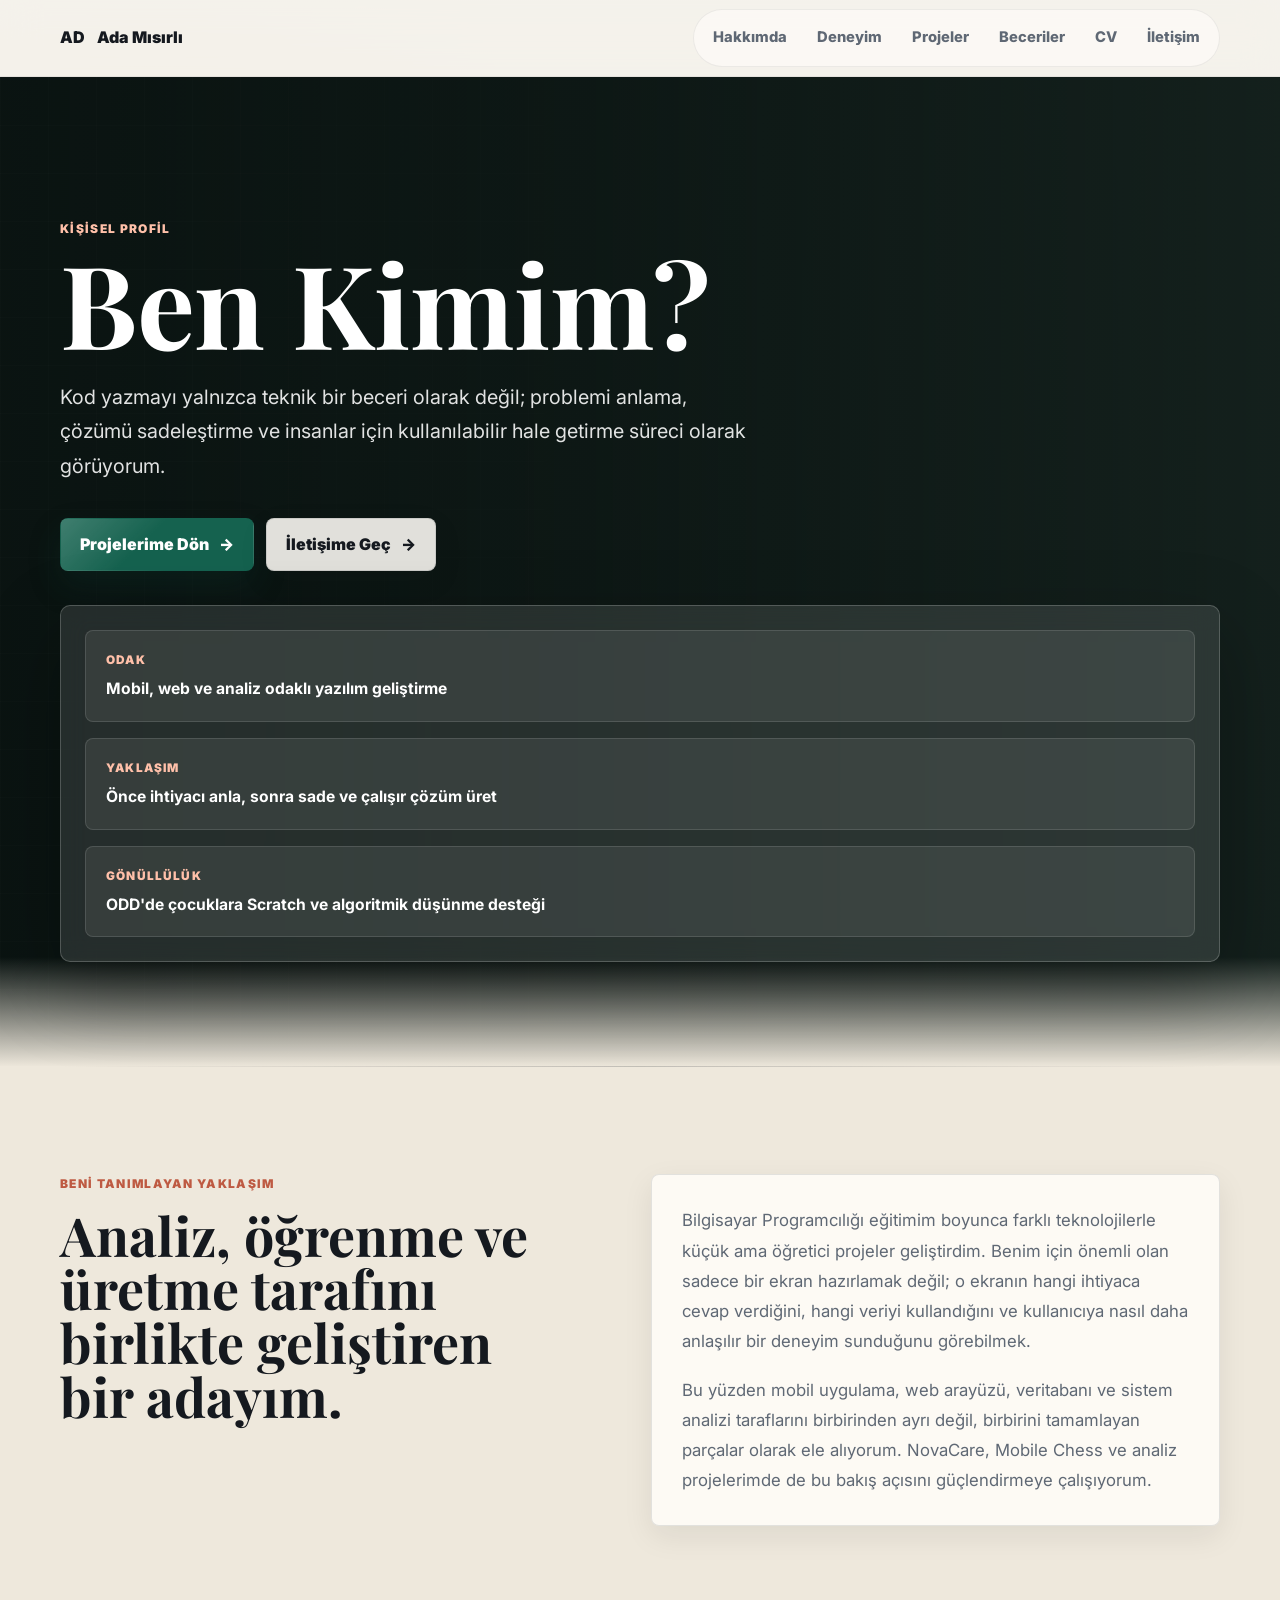
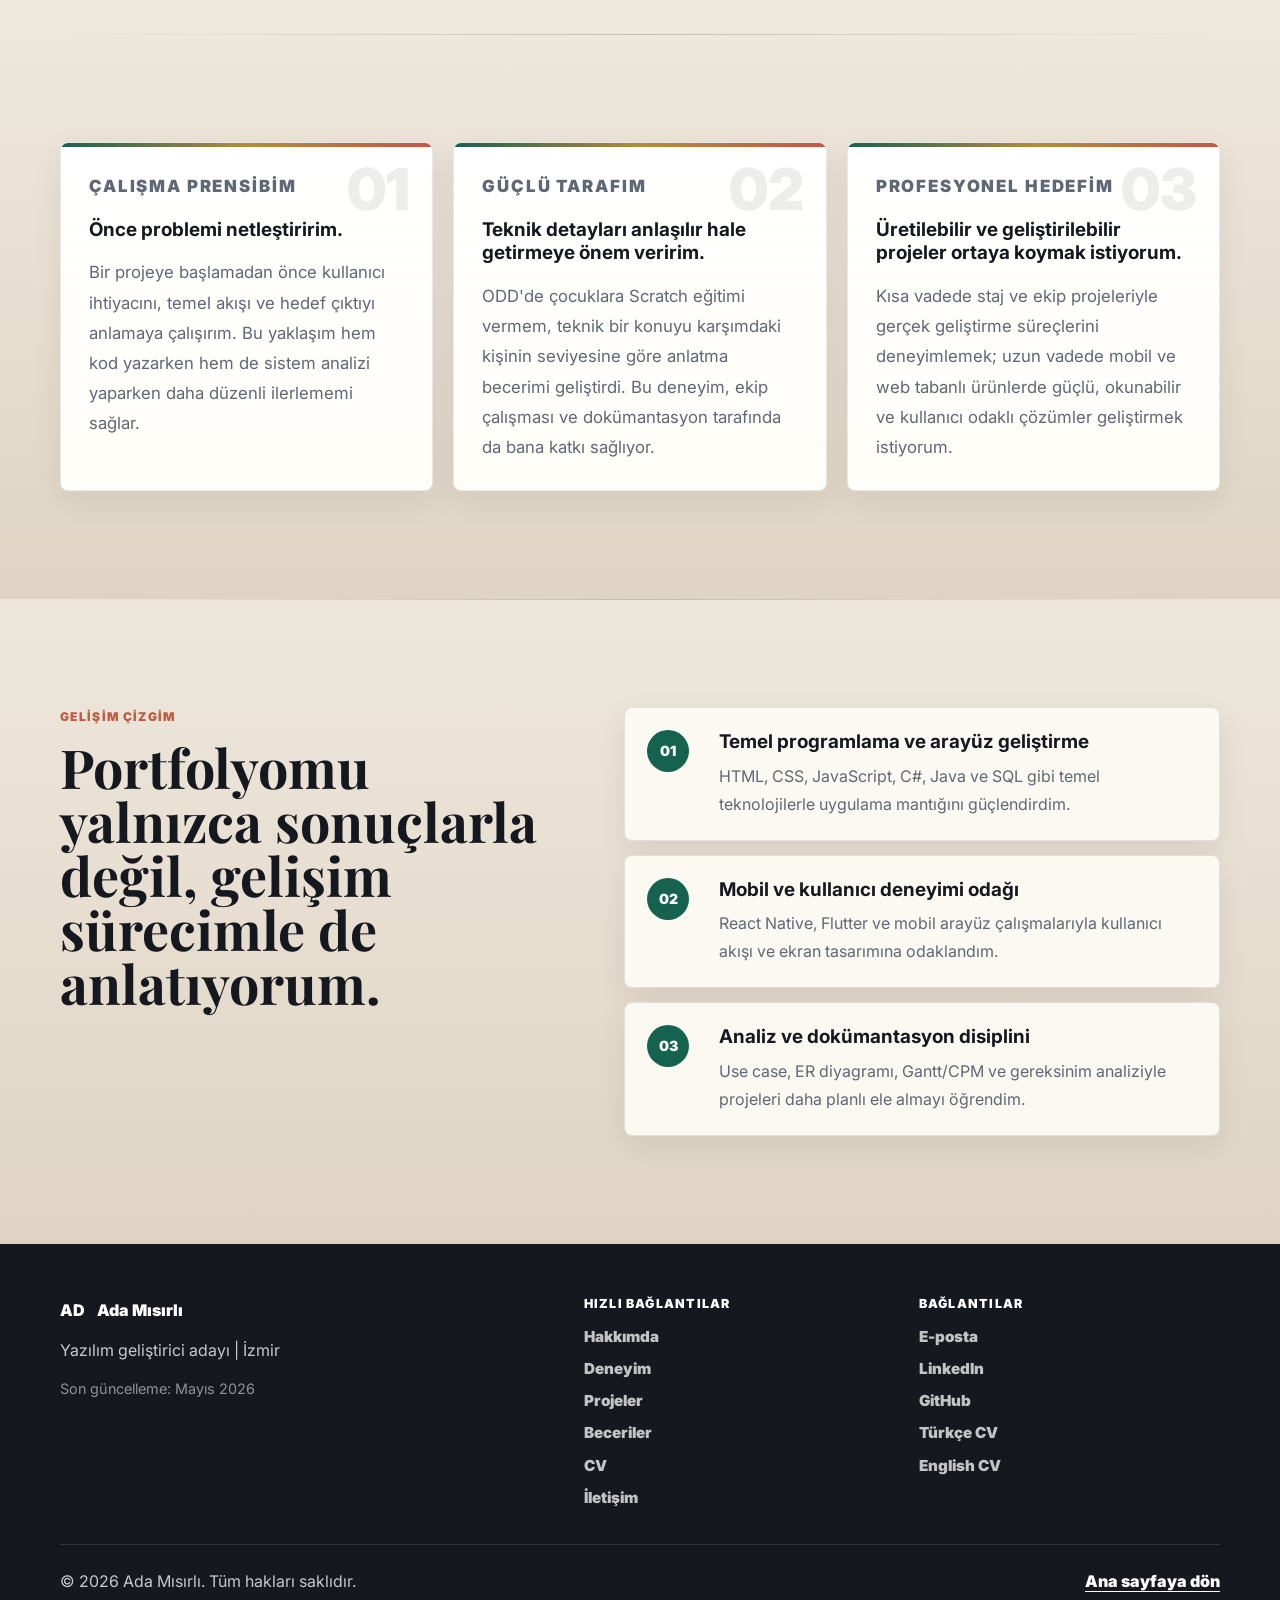
<file: ben-kimim.html>
﻿<!doctype html>
<html lang="tr">

<head>
  <meta charset="utf-8" />
  <meta name="viewport" content="width=device-width, initial-scale=1" />
  <meta name="description"
    content="Ada Mısırlı'nın eğitim yaklaşımı, ilgi alanları, çalışma biçimi ve kariyer hedeflerini anlatan kişisel tanıtım sayfası." />
  <title>Ben Kimim | Ada Mısırlı</title>
  <link rel="preconnect" href="https://fonts.googleapis.com" />
  <link rel="preconnect" href="https://fonts.gstatic.com" crossorigin />
  <link
    href="https://fonts.googleapis.com/css2?family=Inter:wght@400;500;600;700;800;900&family=Playfair+Display:wght@700;800&display=swap"
    rel="stylesheet" />
  <link rel="stylesheet" href="styles.css" />
</head>

<body>
  <a class="skip-link" href="#main">İçeriğe geç</a>

  <header class="site-header" data-header>
    <nav class="nav shell" aria-label="Ana navigasyon">
      <a class="brand" href="index.html#home" onclick="return smoothGo(event, 'index.html', '#home')" aria-label="Ana sayfaya git">
        <span class="brand-mark" aria-hidden="true">AD</span>
        <span>Ada Mısırlı</span>
      </a>

      <button class="menu-button" type="button" data-menu-button aria-controls="site-menu" aria-expanded="false">
        <span class="menu-icon" aria-hidden="true"></span>
        <span class="sr-only">Menüyü aç veya kapat</span>
      </button>

      <div class="nav-links" id="site-menu" data-menu>
        <a href="index.html#about" onclick="return smoothGo(event, 'index.html', '#about')">Hakkımda</a>
        <a href="index.html#experience" onclick="return smoothGo(event, 'index.html', '#experience')">Deneyim</a>
        <a href="index.html#projects" onclick="return smoothGo(event, 'index.html', '#projects')">Projeler</a>
        <a href="index.html#skills" onclick="return smoothGo(event, 'index.html', '#skills')">Beceriler</a>
        <a href="index.html#cv" onclick="return smoothGo(event, 'index.html', '#cv')">CV</a>
        <a href="index.html#contact" onclick="return smoothGo(event, 'index.html', '#contact')">İletişim</a>
      </div>
    </nav>
  </header>

  <main id="main">
    <section class="profile-hero about-hero">
      <div class="hero-bg" aria-hidden="true"></div>
      <div class="hero-pattern" aria-hidden="true"></div>
      <div class="shell profile-hero-content about-hero-content">
        <div>
          <p class="eyebrow">Kişisel profil</p>
          <h1>Ben Kimim?</h1>
          <p class="hero-copy">
            Kod yazmayı yalnızca teknik bir beceri olarak değil; problemi anlama, çözümü sadeleştirme ve insanlar için
            kullanılabilir hale getirme süreci olarak görüyorum.
          </p>
          <div class="hero-actions" aria-label="Sayfa bağlantıları">
            <a class="button primary" href="index.html#projects" onclick="return smoothGo(event, 'index.html', '#projects')">Projelerime Dön</a>
            <a class="button secondary" href="index.html#contact" onclick="return smoothGo(event, 'index.html', '#contact')">İletişime Geç</a>
          </div>
        </div>
        <aside class="profile-summary" aria-label="Ada Mısırlı kısa profil özeti">
          <div>
            <span>Odak</span>
            <strong>Mobil, web ve analiz odaklı yazılım geliştirme</strong>
          </div>
          <div>
            <span>Yaklaşım</span>
            <strong>Önce ihtiyacı anla, sonra sade ve çalışır çözüm üret</strong>
          </div>
          <div>
            <span>Gönüllülük</span>
            <strong>ODD'de çocuklara Scratch ve algoritmik düşünme desteği</strong>
          </div>
        </aside>
      </div>
    </section>

    <section class="section identity-section reveal">
      <div class="shell identity-layout">
        <div>
          <p class="section-kicker">Beni tanımlayan yaklaşım</p>
          <h2>Analiz, öğrenme ve üretme tarafını birlikte geliştiren bir adayım.</h2>
        </div>
        <div class="identity-card">
          <p>
            Bilgisayar Programcılığı eğitimim boyunca farklı teknolojilerle küçük ama öğretici projeler geliştirdim.
            Benim için önemli olan sadece bir ekran hazırlamak değil; o ekranın hangi ihtiyaca cevap verdiğini, hangi
            veriyi kullandığını ve kullanıcıya nasıl daha anlaşılır bir deneyim sunduğunu görebilmek.
          </p>
          <p>
            Bu yüzden mobil uygulama, web arayüzü, veritabanı ve sistem analizi taraflarını birbirinden ayrı değil,
            birbirini tamamlayan parçalar olarak ele alıyorum. NovaCare, Mobile Chess ve analiz projelerimde de bu
            bakış açısını güçlendirmeye çalışıyorum.
          </p>
        </div>
      </div>
    </section>

    <section class="section profile-details reveal">
      <div class="shell detail-grid">
        <article class="detail-card">
          <span class="project-number" aria-hidden="true">01</span>
          <p class="section-kicker">Çalışma prensibim</p>
          <h3>Önce problemi netleştiririm.</h3>
          <p>
            Bir projeye başlamadan önce kullanıcı ihtiyacını, temel akışı ve hedef çıktıyı anlamaya çalışırım. Bu yaklaşım
            hem kod yazarken hem de sistem analizi yaparken daha düzenli ilerlememi sağlar.
          </p>
        </article>

        <article class="detail-card">
          <span class="project-number" aria-hidden="true">02</span>
          <p class="section-kicker">Güçlü tarafım</p>
          <h3>Teknik detayları anlaşılır hale getirmeye önem veririm.</h3>
          <p>
            ODD'de çocuklara Scratch eğitimi vermem, teknik bir konuyu karşımdaki kişinin seviyesine göre anlatma
            becerimi geliştirdi. Bu deneyim, ekip çalışması ve dokümantasyon tarafında da bana katkı sağlıyor.
          </p>
        </article>

        <article class="detail-card">
          <span class="project-number" aria-hidden="true">03</span>
          <p class="section-kicker">Profesyonel hedefim</p>
          <h3>Üretilebilir ve geliştirilebilir projeler ortaya koymak istiyorum.</h3>
          <p>
            Kısa vadede staj ve ekip projeleriyle gerçek geliştirme süreçlerini deneyimlemek; uzun vadede mobil ve web
            tabanlı ürünlerde güçlü, okunabilir ve kullanıcı odaklı çözümler geliştirmek istiyorum.
          </p>
        </article>
      </div>
    </section>

    <section class="section timeline-section reveal">
      <div class="shell timeline-layout">
        <div>
          <p class="section-kicker">Gelişim çizgim</p>
          <h2>Portfolyomu yalnızca sonuçlarla değil, gelişim sürecimle de anlatıyorum.</h2>
        </div>
        <div class="timeline-list">
          <article>
            <span>01</span>
            <div>
              <h3>Temel programlama ve arayüz geliştirme</h3>
              <p>HTML, CSS, JavaScript, C#, Java ve SQL gibi temel teknolojilerle uygulama mantığını güçlendirdim.</p>
            </div>
          </article>
          <article>
            <span>02</span>
            <div>
              <h3>Mobil ve kullanıcı deneyimi odağı</h3>
              <p>React Native, Flutter ve mobil arayüz çalışmalarıyla kullanıcı akışı ve ekran tasarımına odaklandım.</p>
            </div>
          </article>
          <article>
            <span>03</span>
            <div>
              <h3>Analiz ve dokümantasyon disiplini</h3>
              <p>Use case, ER diyagramı, Gantt/CPM ve gereksinim analiziyle projeleri daha planlı ele almayı öğrendim.</p>
            </div>
          </article>
        </div>
      </div>
    </section>
  </main>

  <footer class="footer">
    <div class="shell footer-grid">
      <div class="footer-brand">
        <a class="brand footer-logo" href="index.html#home" onclick="return smoothGo(event, 'index.html', '#home')" aria-label="Ana sayfaya dön">
          <span class="brand-mark" aria-hidden="true">AD</span>
          <span>Ada Mısırlı</span>
        </a>
        <p>Yazılım geliştirici adayı | İzmir</p>
        <p class="footer-update">Son güncelleme: Mayıs 2026</p>
      </div>

      <div class="footer-group">
        <h2>Hızlı Bağlantılar</h2>
        <nav class="footer-links" aria-label="Footer hızlı bağlantılar">
          <a href="index.html#about" onclick="return smoothGo(event, 'index.html', '#about')">Hakkımda</a>
          <a href="index.html#experience" onclick="return smoothGo(event, 'index.html', '#experience')">Deneyim</a>
          <a href="index.html#projects" onclick="return smoothGo(event, 'index.html', '#projects')">Projeler</a>
          <a href="index.html#skills" onclick="return smoothGo(event, 'index.html', '#skills')">Beceriler</a>
          <a href="index.html#cv" onclick="return smoothGo(event, 'index.html', '#cv')">CV</a>
          <a href="index.html#contact" onclick="return smoothGo(event, 'index.html', '#contact')">İletişim</a>
        </nav>
      </div>

      <div class="footer-group">
        <h2>Bağlantılar</h2>
        <div class="footer-links">
          <a href="https://mail.google.com/mail/?view=cm&fs=1&to=adamisirli33%40gmail.com&su=Portfolyo%20%C4%B0leti%C5%9Fim&body=Merhaba%20Ada%2C%0A%0APortfolyonu%20inceledim%20ve%20seninle%20ileti%C5%9Fime%20ge%C3%A7mek%20istiyorum." target="_blank" rel="noreferrer">E-posta</a>
          <a href="https://www.linkedin.com/in/ada-m%C4%B1s%C4%B1rl%C4%B1-170723374" target="_blank" rel="noreferrer">LinkedIn</a>
          <a href="https://github.com/adamisirli" target="_blank" rel="noreferrer">GitHub</a>
          <a href="cv/ozgecmis.pdf?v=20260518-final" download>Türkçe CV</a>
          <a href="cv/resume.pdf?v=20260518-final" download>English CV</a>
        </div>
      </div>

      <div class="footer-bottom">
        <p>© 2026 Ada Mısırlı. Tüm hakları saklıdır.</p>
        <a href="index.html#home" onclick="return smoothGo(event, 'index.html', '#home')">Ana sayfaya dön</a>
      </div>
    </div>
  </footer>

  <script src="script.js?v=4"></script>
</body>

</html>
</file>
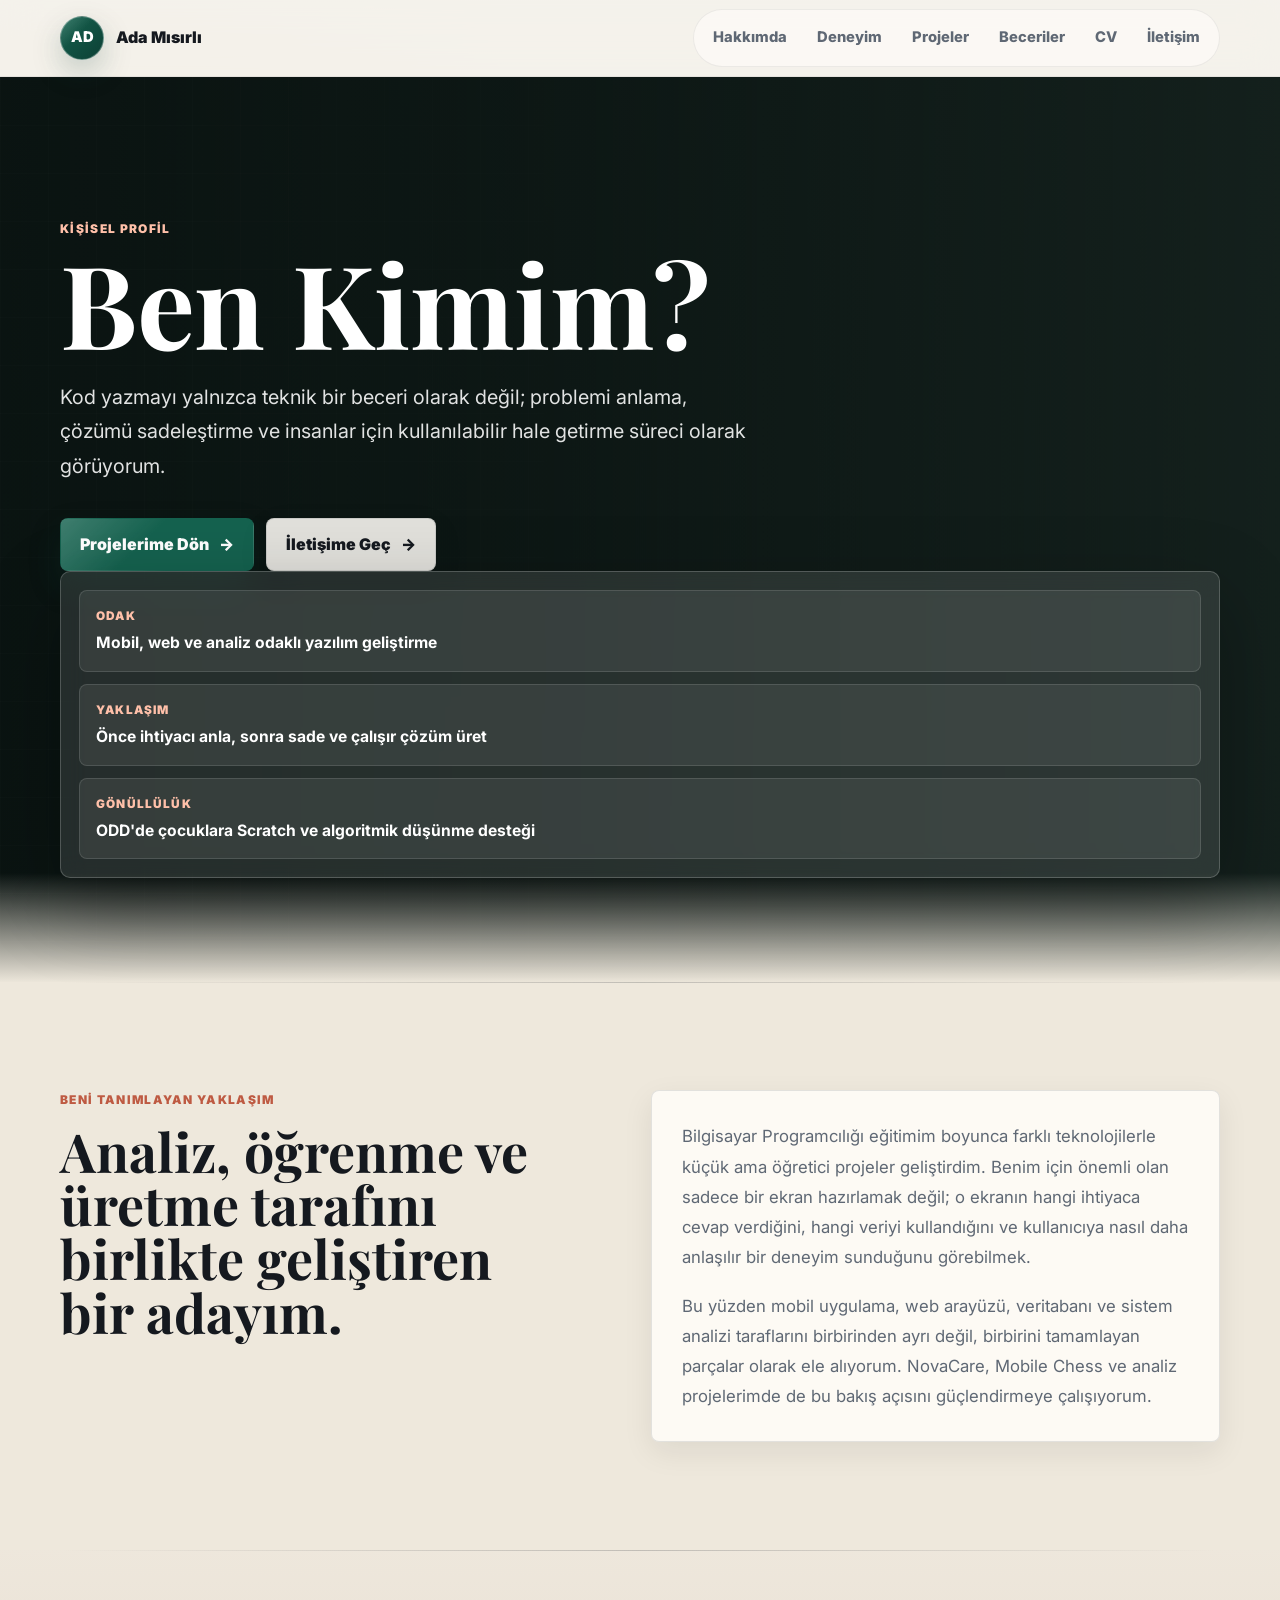
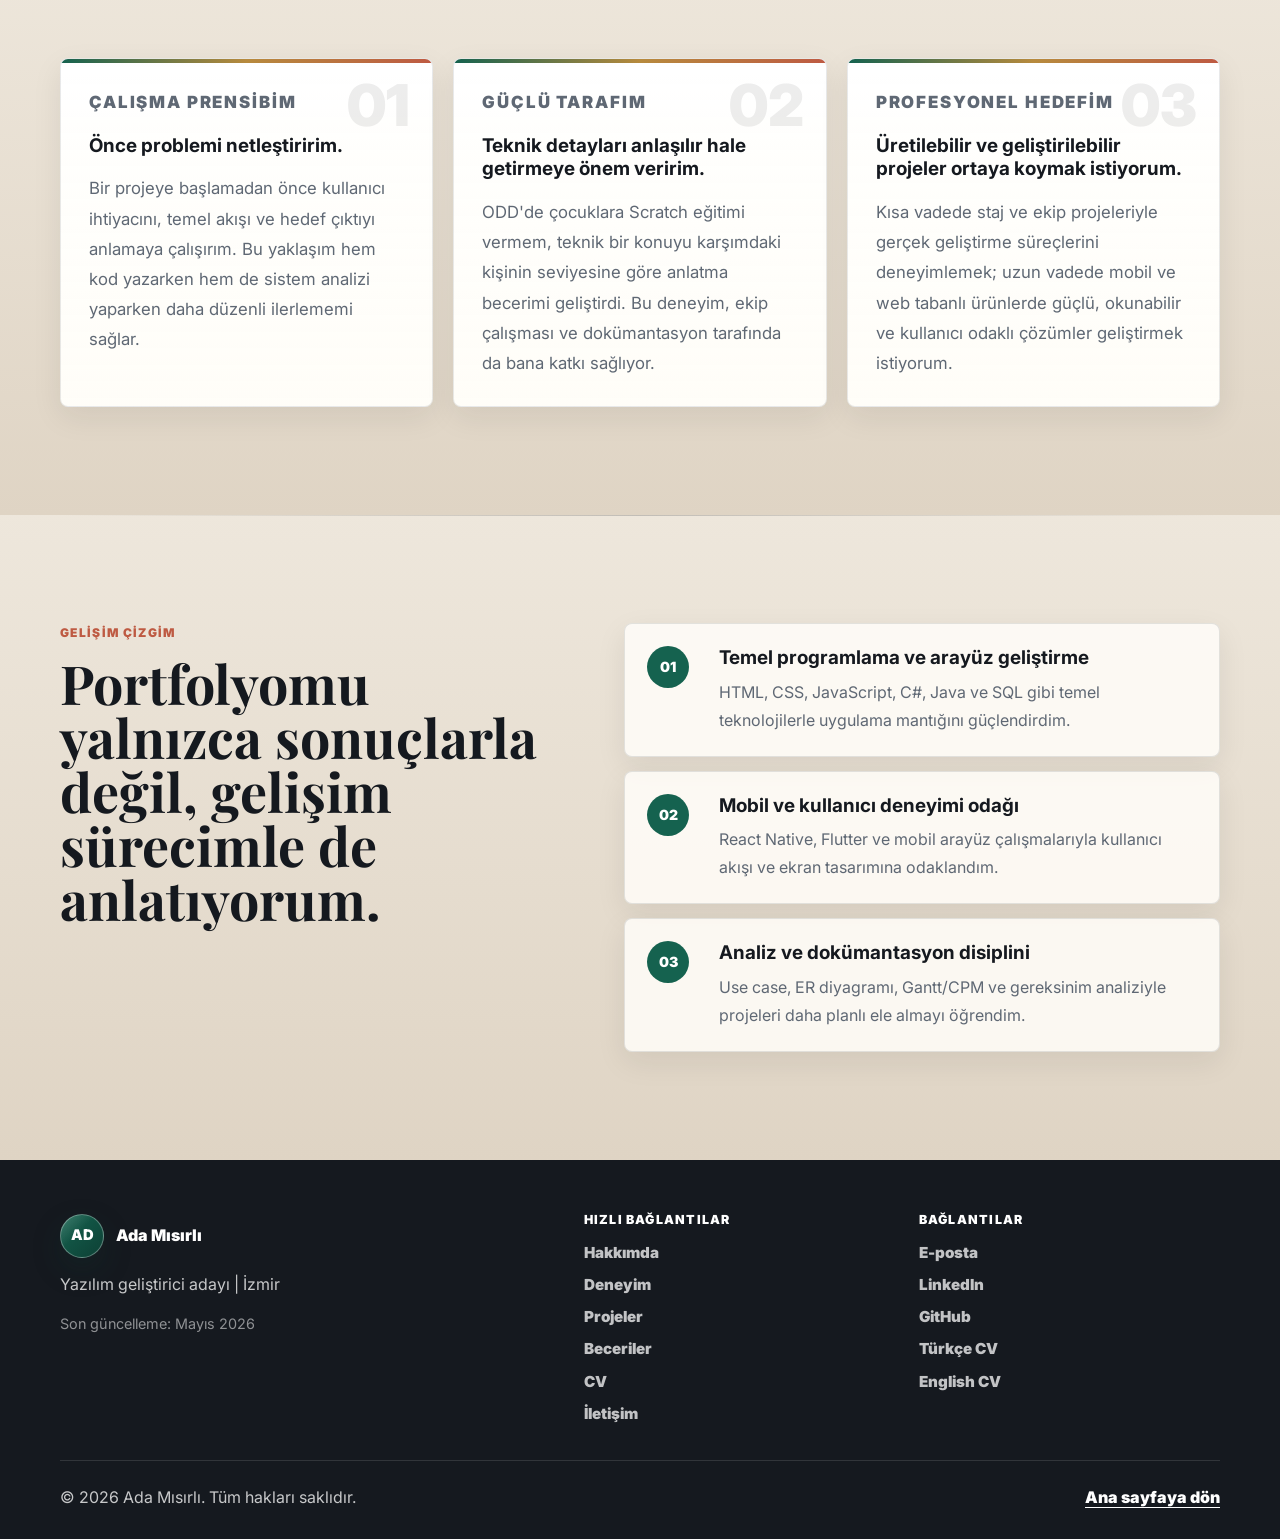
<file: portfolio/ben-kimim.html>
﻿<!doctype html>
<html lang="tr">

<head>
  <meta charset="utf-8" />
  <meta name="viewport" content="width=device-width, initial-scale=1" />
  <meta name="description"
    content="Ada Mısırlı'nın eğitim yaklaşımı, ilgi alanları, çalışma biçimi ve kariyer hedeflerini anlatan kişisel tanıtım sayfası." />
  <title>Ben Kimim | Ada Mısırlı</title>
  <link rel="preconnect" href="https://fonts.googleapis.com" />
  <link rel="preconnect" href="https://fonts.gstatic.com" crossorigin />
  <link
    href="https://fonts.googleapis.com/css2?family=Inter:wght@400;500;600;700;800;900&family=Playfair+Display:wght@700;800&display=swap"
    rel="stylesheet" />
  <link rel="stylesheet" href="styles.css" />
</head>

<body>
  <a class="skip-link" href="#main">İçeriğe geç</a>

  <header class="site-header" data-header>
    <nav class="nav shell" aria-label="Ana navigasyon">
      <a class="brand" href="index.html#home" onclick="return smoothGo(event, 'index.html', '#home')" aria-label="Ana sayfaya git">
        <span class="brand-mark" aria-hidden="true">AD</span>
        <span>Ada Mısırlı</span>
      </a>

      <button class="menu-button" type="button" data-menu-button aria-controls="site-menu" aria-expanded="false">
        <span class="menu-icon" aria-hidden="true"></span>
        <span class="sr-only">Menüyü aç veya kapat</span>
      </button>

      <div class="nav-links" id="site-menu" data-menu>
        <a href="index.html#about" onclick="return smoothGo(event, 'index.html', '#about')">Hakkımda</a>
        <a href="index.html#experience" onclick="return smoothGo(event, 'index.html', '#experience')">Deneyim</a>
        <a href="index.html#projects" onclick="return smoothGo(event, 'index.html', '#projects')">Projeler</a>
        <a href="index.html#skills" onclick="return smoothGo(event, 'index.html', '#skills')">Beceriler</a>
        <a href="index.html#cv" onclick="return smoothGo(event, 'index.html', '#cv')">CV</a>
        <a href="index.html#contact" onclick="return smoothGo(event, 'index.html', '#contact')">İletişim</a>
      </div>
    </nav>
  </header>

  <main id="main">
    <section class="profile-hero about-hero">
      <div class="hero-bg" aria-hidden="true"></div>
      <div class="hero-pattern" aria-hidden="true"></div>
      <div class="shell profile-hero-content about-hero-content">
        <div>
          <p class="eyebrow">Kişisel profil</p>
          <h1>Ben Kimim?</h1>
          <p class="hero-copy">
            Kod yazmayı yalnızca teknik bir beceri olarak değil; problemi anlama, çözümü sadeleştirme ve insanlar için
            kullanılabilir hale getirme süreci olarak görüyorum.
          </p>
          <div class="hero-actions" aria-label="Sayfa bağlantıları">
            <a class="button primary" href="index.html#projects" onclick="return smoothGo(event, 'index.html', '#projects')">Projelerime Dön</a>
            <a class="button secondary" href="index.html#contact" onclick="return smoothGo(event, 'index.html', '#contact')">İletişime Geç</a>
          </div>
        </div>
        <aside class="profile-summary" aria-label="Ada Mısırlı kısa profil özeti">
          <div>
            <span>Odak</span>
            <strong>Mobil, web ve analiz odaklı yazılım geliştirme</strong>
          </div>
          <div>
            <span>Yaklaşım</span>
            <strong>Önce ihtiyacı anla, sonra sade ve çalışır çözüm üret</strong>
          </div>
          <div>
            <span>Gönüllülük</span>
            <strong>ODD'de çocuklara Scratch ve algoritmik düşünme desteği</strong>
          </div>
        </aside>
      </div>
    </section>

    <section class="section identity-section reveal">
      <div class="shell identity-layout">
        <div>
          <p class="section-kicker">Beni tanımlayan yaklaşım</p>
          <h2>Analiz, öğrenme ve üretme tarafını birlikte geliştiren bir adayım.</h2>
        </div>
        <div class="identity-card">
          <p>
            Bilgisayar Programcılığı eğitimim boyunca farklı teknolojilerle küçük ama öğretici projeler geliştirdim.
            Benim için önemli olan sadece bir ekran hazırlamak değil; o ekranın hangi ihtiyaca cevap verdiğini, hangi
            veriyi kullandığını ve kullanıcıya nasıl daha anlaşılır bir deneyim sunduğunu görebilmek.
          </p>
          <p>
            Bu yüzden mobil uygulama, web arayüzü, veritabanı ve sistem analizi taraflarını birbirinden ayrı değil,
            birbirini tamamlayan parçalar olarak ele alıyorum. NovaCare, Mobile Chess ve analiz projelerimde de bu
            bakış açısını güçlendirmeye çalışıyorum.
          </p>
        </div>
      </div>
    </section>

    <section class="section profile-details reveal">
      <div class="shell detail-grid">
        <article class="detail-card">
          <span class="project-number" aria-hidden="true">01</span>
          <p class="section-kicker">Çalışma prensibim</p>
          <h3>Önce problemi netleştiririm.</h3>
          <p>
            Bir projeye başlamadan önce kullanıcı ihtiyacını, temel akışı ve hedef çıktıyı anlamaya çalışırım. Bu yaklaşım
            hem kod yazarken hem de sistem analizi yaparken daha düzenli ilerlememi sağlar.
          </p>
        </article>

        <article class="detail-card">
          <span class="project-number" aria-hidden="true">02</span>
          <p class="section-kicker">Güçlü tarafım</p>
          <h3>Teknik detayları anlaşılır hale getirmeye önem veririm.</h3>
          <p>
            ODD'de çocuklara Scratch eğitimi vermem, teknik bir konuyu karşımdaki kişinin seviyesine göre anlatma
            becerimi geliştirdi. Bu deneyim, ekip çalışması ve dokümantasyon tarafında da bana katkı sağlıyor.
          </p>
        </article>

        <article class="detail-card">
          <span class="project-number" aria-hidden="true">03</span>
          <p class="section-kicker">Profesyonel hedefim</p>
          <h3>Üretilebilir ve geliştirilebilir projeler ortaya koymak istiyorum.</h3>
          <p>
            Kısa vadede staj ve ekip projeleriyle gerçek geliştirme süreçlerini deneyimlemek; uzun vadede mobil ve web
            tabanlı ürünlerde güçlü, okunabilir ve kullanıcı odaklı çözümler geliştirmek istiyorum.
          </p>
        </article>
      </div>
    </section>

    <section class="section timeline-section reveal">
      <div class="shell timeline-layout">
        <div>
          <p class="section-kicker">Gelişim çizgim</p>
          <h2>Portfolyomu yalnızca sonuçlarla değil, gelişim sürecimle de anlatıyorum.</h2>
        </div>
        <div class="timeline-list">
          <article>
            <span>01</span>
            <div>
              <h3>Temel programlama ve arayüz geliştirme</h3>
              <p>HTML, CSS, JavaScript, C#, Java ve SQL gibi temel teknolojilerle uygulama mantığını güçlendirdim.</p>
            </div>
          </article>
          <article>
            <span>02</span>
            <div>
              <h3>Mobil ve kullanıcı deneyimi odağı</h3>
              <p>React Native, Flutter ve mobil arayüz çalışmalarıyla kullanıcı akışı ve ekran tasarımına odaklandım.</p>
            </div>
          </article>
          <article>
            <span>03</span>
            <div>
              <h3>Analiz ve dokümantasyon disiplini</h3>
              <p>Use case, ER diyagramı, Gantt/CPM ve gereksinim analiziyle projeleri daha planlı ele almayı öğrendim.</p>
            </div>
          </article>
        </div>
      </div>
    </section>
  </main>

  <footer class="footer">
    <div class="shell footer-grid">
      <div class="footer-brand">
        <a class="brand footer-logo" href="index.html#home" onclick="return smoothGo(event, 'index.html', '#home')" aria-label="Ana sayfaya dön">
          <span class="brand-mark" aria-hidden="true">AD</span>
          <span>Ada Mısırlı</span>
        </a>
        <p>Yazılım geliştirici adayı | İzmir</p>
        <p class="footer-update">Son güncelleme: Mayıs 2026</p>
      </div>

      <div class="footer-group">
        <h2>Hızlı Bağlantılar</h2>
        <nav class="footer-links" aria-label="Footer hızlı bağlantılar">
          <a href="index.html#about" onclick="return smoothGo(event, 'index.html', '#about')">Hakkımda</a>
          <a href="index.html#experience" onclick="return smoothGo(event, 'index.html', '#experience')">Deneyim</a>
          <a href="index.html#projects" onclick="return smoothGo(event, 'index.html', '#projects')">Projeler</a>
          <a href="index.html#skills" onclick="return smoothGo(event, 'index.html', '#skills')">Beceriler</a>
          <a href="index.html#cv" onclick="return smoothGo(event, 'index.html', '#cv')">CV</a>
          <a href="index.html#contact" onclick="return smoothGo(event, 'index.html', '#contact')">İletişim</a>
        </nav>
      </div>

      <div class="footer-group">
        <h2>Bağlantılar</h2>
        <div class="footer-links">
          <a href="https://mail.google.com/mail/?view=cm&fs=1&to=adamisirli33%40gmail.com&su=Portfolyo%20%C4%B0leti%C5%9Fim&body=Merhaba%20Ada%2C%0A%0APortfolyonu%20inceledim%20ve%20seninle%20ileti%C5%9Fime%20ge%C3%A7mek%20istiyorum." target="_blank" rel="noreferrer">E-posta</a>
          <a href="https://www.linkedin.com/in/ada-m%C4%B1s%C4%B1rl%C4%B1-170723374" target="_blank" rel="noreferrer">LinkedIn</a>
          <a href="https://github.com/adamisirli" target="_blank" rel="noreferrer">GitHub</a>
          <a href="cv/ozgecmis.pdf" download>Türkçe CV</a>
          <a href="cv/resume.pdf" download>English CV</a>
        </div>
      </div>

      <div class="footer-bottom">
        <p>© 2026 Ada Mısırlı. Tüm hakları saklıdır.</p>
        <a href="index.html#home" onclick="return smoothGo(event, 'index.html', '#home')">Ana sayfaya dön</a>
      </div>
    </div>
  </footer>

  <script src="script.js?v=4"></script>
</body>

</html>
</file>
<file: styles.css>
﻿:root {
  --bg: #eee8dc;
  --bg-soft: #dfd4c4;
  --surface: #fffdf8;
  --surface-strong: #ffffff;
  --ink: #15191f;
  --ink-soft: #27313d;
  --muted: #5f6874;
  --line: rgba(37, 42, 50, 0.12);
  --line-strong: rgba(37, 42, 50, 0.22);
  --emerald: #15624f;
  --emerald-dark: #0d4035;
  --gold: #b78a3d;
  --terracotta: #be5a42;
  --blue: #234f93;
  --shadow-sm: 0 10px 30px rgba(21, 25, 31, 0.08);
  --shadow-md: 0 24px 70px rgba(21, 25, 31, 0.13);
  --shadow-lg: 0 34px 100px rgba(21, 25, 31, 0.2);
  --radius: 8px;
  --ease: cubic-bezier(0.22, 1, 0.36, 1);
}

* {
  box-sizing: border-box;
}

html {
  scroll-behavior: smooth;
  scroll-padding-top: 84px;
}

body {
  margin: 0;
  color: var(--ink);
  background:
    linear-gradient(180deg, rgba(255, 255, 255, 0.56), rgba(244, 241, 235, 0) 360px),
    radial-gradient(circle at 12% 8%, rgba(183, 138, 61, 0.12), transparent 26rem),
    var(--bg);
  font-family: "Inter", Arial, sans-serif;
  line-height: 1.6;
  text-rendering: optimizeLegibility;
  -webkit-font-smoothing: antialiased;
}

a {
  color: inherit;
}

::selection {
  color: #fff;
  background: var(--emerald);
}

.shell {
  width: min(1160px, calc(100% - 48px));
  margin: 0 auto;
}

.skip-link {
  position: fixed;
  left: 16px;
  top: -80px;
  z-index: 100;
  padding: 10px 14px;
  color: #fff;
  background: var(--ink);
  border-radius: var(--radius);
}

.skip-link:focus {
  top: 16px;
}

.sr-only {
  position: absolute;
  width: 1px;
  height: 1px;
  padding: 0;
  overflow: hidden;
  clip: rect(0, 0, 0, 0);
  white-space: nowrap;
  border: 0;
}

.site-header {
  position: sticky;
  top: 0;
  z-index: 20;
  background: rgba(244, 241, 235, 0.78);
  border-bottom: 1px solid rgba(37, 42, 50, 0.08);
  backdrop-filter: blur(18px) saturate(1.2);
  transition:
    background 220ms ease,
    border-color 220ms ease,
    box-shadow 220ms ease;
}

.site-header.has-shadow {
  background: rgba(255, 253, 248, 0.9);
  border-color: rgba(37, 42, 50, 0.12);
  box-shadow: 0 14px 42px rgba(21, 25, 31, 0.08);
}

.nav {
  display: flex;
  min-height: 76px;
  align-items: center;
  justify-content: space-between;
  gap: 24px;
}

.brand {
  display: inline-flex;
  align-items: center;
  gap: 12px;
  color: var(--ink);
  font-weight: 900;
  text-decoration: none;
}

.logo {
  display: flex;
  flex-direction: column;
  justify-content: center;
  text-decoration: none;
  line-height: 1;
  gap: 4px;
  transition: transform 0.25s ease, opacity 0.25s ease;
}

.logo:hover {
  transform: translateY(-2px);
  opacity: 0.9;
}

.logo-main {
  font-family: "Playfair Display", serif;
  font-size: 28px;
  font-weight: 800;
  letter-spacing: -0.8px;
  color: #1f6f5b;
}

.logo-sub {
  font-family: "Inter", sans-serif;
  font-size: 10px;
  font-weight: 700;
  letter-spacing: 1.8px;
  text-transform: uppercase;
  color: #6b7280;
}

.nav-links {
  display: flex;
  align-items: center;
  gap: 4px;
  padding: 6px;
  background: rgba(255, 253, 248, 0.62);
  border: 1px solid rgba(37, 42, 50, 0.08);
  border-radius: 999px;
}

.nav-links a {
  padding: 10px 13px;
  color: var(--muted);
  font-size: 0.92rem;
  font-weight: 800;
  text-decoration: none;
  border-radius: 999px;
  transition:
    color 180ms ease,
    background 180ms ease,
    transform 180ms ease;
}

.nav-links a:hover,
.nav-links a:focus-visible {
  color: var(--emerald-dark);
  background: rgba(21, 98, 79, 0.1);
  outline: none;
  transform: translateY(-1px);
}

.menu-button {
  display: none;
  width: 44px;
  height: 44px;
  border: 1px solid var(--line);
  border-radius: var(--radius);
  background: var(--surface);
  box-shadow: var(--shadow-sm);
}

.menu-icon,
.menu-icon::before,
.menu-icon::after {
  display: block;
  width: 20px;
  height: 2px;
  margin: 0 auto;
  background: var(--ink);
  content: "";
  transition: transform 180ms ease;
}

.menu-icon::before {
  transform: translateY(-7px);
}

.menu-icon::after {
  transform: translateY(5px);
}

.hero {
  position: relative;
  min-height: 720px;
  display: grid;
  align-items: end;
  overflow: hidden;
  background: #16231f;
  isolation: isolate;
}

.profile-hero {
  position: relative;
  min-height: 560px;
  display: grid;
  align-items: end;
  overflow: hidden;
  background: #16231f;
  isolation: isolate;
}

.profile-hero::after {
  position: absolute;
  left: 0;
  right: 0;
  bottom: -1px;
  z-index: 2;
  height: 110px;
  background: linear-gradient(180deg, transparent, var(--bg));
  content: "";
}

.hero::after {
  position: absolute;
  left: 0;
  right: 0;
  bottom: -1px;
  z-index: 2;
  height: 120px;
  background: linear-gradient(180deg, transparent, var(--bg));
  content: "";
}

.hero-bg {
  position: absolute;
  inset: 0;
  background:
    linear-gradient(90deg, rgba(9, 18, 16, 0.92) 0%, rgba(9, 18, 16, 0.68) 46%, rgba(9, 18, 16, 0.18) 100%),
    url("https://images.unsplash.com/photo-1515879218367-8466d910aaa4?auto=format&fit=crop&w=1600&q=74")
      center / cover;
  transform: scale(1.02);
}

.hero-pattern {
  position: absolute;
  inset: 0;
  z-index: 1;
  opacity: 0.26;
  pointer-events: none;
  background-image:
    linear-gradient(rgba(255, 255, 255, 0.045) 1px, transparent 1px),
    linear-gradient(90deg, rgba(255, 255, 255, 0.045) 1px, transparent 1px);
  background-size: 48px 48px;
  mask-image: linear-gradient(90deg, #000, transparent 72%);
}

.hero-content {
  position: relative;
  z-index: 3;
  display: grid;
  grid-template-columns: minmax(0, 1fr) minmax(260px, 380px);
  gap: clamp(34px, 7vw, 86px);
  align-items: end;
  padding: 154px 0 120px;
  color: #fff;
}

.profile-hero-content {
  position: relative;
  z-index: 3;
  max-width: 1160px;
  padding: 142px 0 104px;
  color: #fff;
}

.eyebrow,
.section-kicker {
  margin: 0 0 14px;
  color: var(--terracotta);
  font-size: 0.75rem;
  font-weight: 900;
  letter-spacing: 0.11em;
  text-transform: uppercase;
}

.hero .eyebrow {
  color: #ffc0a9;
}

.profile-hero .eyebrow {
  color: #ffc0a9;
}

h1,
h2,
h3,
p {
  overflow-wrap: anywhere;
}

h1 {
  max-width: 820px;
  margin: 0;
  font-family: "Playfair Display", Georgia, serif;
  font-size: clamp(4.1rem, 9vw, 8rem);
  line-height: 0.88;
  letter-spacing: 0;
}

h2 {
  max-width: 820px;
  margin: 0;
  font-family: "Playfair Display", Georgia, serif;
  font-size: clamp(2.3rem, 4.2vw, 4.1rem);
  line-height: 1;
  letter-spacing: 0;
}

h3 {
  margin: 0;
  color: var(--ink);
  font-size: 1.18rem;
  line-height: 1.25;
}

.hero-copy {
  max-width: 690px;
  margin: 26px 0 0;
  color: rgba(255, 255, 255, 0.88);
  font-size: clamp(1.04rem, 1.6vw, 1.24rem);
  line-height: 1.75;
}
.hero-portrait {
  position: relative;
  width: min(100%, 360px);
  margin: 0 0 10px auto;
  padding: 12px;
  background: rgba(255, 255, 255, 0.11);
  border: 1px solid rgba(255, 255, 255, 0.22);
  border-radius: 10px;
  box-shadow: 0 28px 80px rgba(0, 0, 0, 0.34);
  backdrop-filter: blur(14px);
}

.hero-portrait::before {
  position: absolute;
  inset: -1px;
  z-index: -1;
  background: linear-gradient(135deg, rgba(255, 255, 255, 0.24), rgba(183, 138, 61, 0.22), rgba(21, 98, 79, 0.18));
  border-radius: 10px;
  content: "";
}

.hero-portrait img {
  display: block;
  width: 100%;
  aspect-ratio: 4 / 5;
  object-fit: cover;
  object-position: center 24%;
  border-radius: 8px;
}

.hero-portrait figcaption {
  margin: 12px 4px 2px;
  color: rgba(255, 255, 255, 0.74);
  font-size: 0.86rem;
  font-weight: 700;
  line-height: 1.45;
}
.hero-actions,
.cv-actions {
  display: flex;
  flex-wrap: wrap;
  gap: 12px;
  margin-top: 34px;
}

.button {
  position: relative;
  display: inline-flex;
  min-height: 48px;
  align-items: center;
  justify-content: center;
  gap: 10px;
  padding: 13px 19px;
  border: 1px solid transparent;
  border-radius: var(--radius);
  font-weight: 900;
  text-decoration: none;
  transition:
    transform 190ms var(--ease),
    box-shadow 190ms var(--ease),
    background 190ms ease,
    border-color 190ms ease;
}

.button::after {
  font-weight: 900;
  content: "->";
  transition: transform 190ms var(--ease);
}

.button:hover,
.button:focus-visible {
  outline: none;
  transform: translateY(-2px);
}

.button:hover::after,
.button:focus-visible::after {
  transform: translateX(3px);
}

.button.primary {
  color: #fff;
  background:
    linear-gradient(135deg, rgba(255, 255, 255, 0.18), transparent 44%),
    var(--emerald);
  box-shadow: 0 15px 32px rgba(13, 64, 53, 0.24);
}

.button.primary:hover,
.button.primary:focus-visible {
  background:
    linear-gradient(135deg, rgba(255, 255, 255, 0.2), transparent 44%),
    var(--emerald-dark);
  box-shadow: 0 20px 42px rgba(13, 64, 53, 0.32);
}

.button.secondary {
  color: var(--ink);
  background: rgba(255, 253, 248, 0.88);
  border-color: var(--line);
  box-shadow: var(--shadow-sm);
}

.hero .button.secondary {
  color: #fff;
  background: rgba(255, 255, 255, 0.12);
  border-color: rgba(255, 255, 255, 0.34);
  box-shadow: none;
}

.hero-stats {
  display: grid;
  grid-template-columns: repeat(3, minmax(0, 150px));
  gap: 12px;
  max-width: 560px;
  margin: 48px 0 0;
}

.hero-stats div {
  padding: 16px 18px;
  background: rgba(255, 255, 255, 0.11);
  border: 1px solid rgba(255, 255, 255, 0.18);
  border-radius: var(--radius);
  backdrop-filter: blur(12px);
}

.hero-stats dt {
  margin: 0;
  color: #fff;
  font-size: 1.55rem;
  font-weight: 900;
  line-height: 1;
}

.hero-stats dd {
  margin: 6px 0 0;
  color: rgba(255, 255, 255, 0.74);
  font-size: 0.84rem;
  font-weight: 700;
}

.section {
  position: relative;
  padding: 108px 0;
}

.section::before {
  position: absolute;
  left: 50%;
  top: 0;
  width: min(1160px, calc(100% - 48px));
  height: 1px;
  background: linear-gradient(90deg, transparent, var(--line-strong), transparent);
  content: "";
  transform: translateX(-50%);
}

.about::before,
.projects::before {
  display: none;
}

.two-column,
.contact-layout,
.cv-panel {
  display: grid;
  grid-template-columns: minmax(0, 0.92fr) minmax(0, 1.08fr);
  gap: clamp(34px, 6vw, 78px);
  align-items: start;
}

.content-stack p,
.section-heading p,
.cv-panel p,
.contact-layout p {
  margin: 0;
  color: var(--muted);
  font-size: 1.05rem;
  line-height: 1.8;
}

.content-stack {
  display: grid;
  gap: 20px;
}

.quick-facts {
  display: grid;
  gap: 12px;
  margin: 12px 0 0;
  padding: 0;
  list-style: none;
}

.quick-facts li {
  position: relative;
  padding: 16px 18px 16px 46px;
  background: rgba(255, 253, 248, 0.78);
  border: 1px solid var(--line);
  border-radius: var(--radius);
  box-shadow: var(--shadow-sm);
}

.quick-facts li::before {
  position: absolute;
  left: 17px;
  top: 20px;
  width: 10px;
  height: 10px;
  background: var(--gold);
  border-radius: 50%;
  box-shadow: 0 0 0 6px rgba(183, 138, 61, 0.12);
  content: "";
}

.projects {
  background:
    linear-gradient(180deg, rgba(244, 239, 230, 0.7), rgba(223, 212, 196, 0.9)),
    var(--bg-soft);
}

.experience-layout {
  display: grid;
  grid-template-columns: minmax(0, 0.92fr) minmax(0, 1.08fr);
  gap: clamp(34px, 6vw, 78px);
  align-items: start;
}

.experience-card {
  display: grid;
  gap: 18px;
  padding: 30px;
  background:
    linear-gradient(180deg, rgba(255, 255, 255, 0.94), rgba(255, 253, 248, 0.86)),
    var(--surface);
  border: 1px solid var(--line);
  border-radius: var(--radius);
  box-shadow: var(--shadow-sm);
}

.experience-card p {
  margin: 0;
  color: var(--muted);
  font-size: 1.05rem;
  line-height: 1.8;
}

.experience-meta {
  display: flex;
  flex-wrap: wrap;
  gap: 8px;
}

.experience-meta span {
  padding: 7px 10px;
  color: var(--emerald-dark);
  background: rgba(21, 98, 79, 0.09);
  border: 1px solid rgba(21, 98, 79, 0.12);
  border-radius: 999px;
  font-size: 0.78rem;
  font-weight: 900;
}

.section-heading {
  display: grid;
  max-width: 780px;
  gap: 14px;
  margin-bottom: 42px;
}

.section-heading.compact {
  margin-bottom: 34px;
}

.project-grid {
  display: grid;
  grid-template-columns: repeat(3, minmax(0, 1fr));
  gap: 20px;
}

.project-card {
  position: relative;
  display: grid;
  min-height: 326px;
  gap: 18px;
  align-content: start;
  padding: 26px;
  overflow: hidden;
  background:
    linear-gradient(180deg, rgba(255, 255, 255, 0.94), rgba(255, 253, 248, 0.86)),
    var(--surface);
  border: 1px solid rgba(37, 42, 50, 0.1);
  border-radius: var(--radius);
  box-shadow: var(--shadow-sm);
  transition:
    transform 220ms var(--ease),
    box-shadow 220ms var(--ease),
    border-color 220ms ease;
}

.project-card::before {
  position: absolute;
  inset: 0 0 auto 0;
  height: 4px;
  background: linear-gradient(90deg, var(--emerald), var(--gold), var(--terracotta));
  content: "";
}

.project-card:hover,
.project-card:focus-within {
  border-color: rgba(21, 98, 79, 0.26);
  box-shadow: var(--shadow-md);
  transform: translateY(-8px);
}

.project-number {
  position: absolute;
  right: 22px;
  top: 18px;
  color: rgba(21, 25, 31, 0.08);
  font-size: 3.6rem;
  font-weight: 900;
  line-height: 1;
}

.project-card p {
  position: relative;
  margin: 0;
  color: var(--muted);
}


.project-card-muted {
  opacity: 0.86;
}

.project-card-muted .project-meta span {
  color: var(--muted);
  background: rgba(37, 42, 50, 0.06);
  border-color: rgba(37, 42, 50, 0.1);
}
.project-card a {
  position: relative;
  align-self: end;
  color: var(--blue);
  font-weight: 900;
  text-decoration-thickness: 2px;
  text-underline-offset: 5px;
}

.project-meta {
  position: relative;
  display: flex;
  flex-wrap: wrap;
  gap: 8px;
}

.project-meta span {
  padding: 6px 9px;
  color: var(--emerald-dark);
  background: rgba(21, 98, 79, 0.09);
  border: 1px solid rgba(21, 98, 79, 0.12);
  border-radius: 999px;
  font-size: 0.75rem;
  font-weight: 900;
}

.skill-layout {
  display: grid;
  grid-template-columns: 1.12fr 1fr 0.82fr;
  gap: 20px;
}

.skill-group {
  padding: 26px;
  background: rgba(255, 253, 248, 0.86);
  border: 1px solid var(--line);
  border-radius: var(--radius);
  box-shadow: var(--shadow-sm);
  transition:
    transform 220ms var(--ease),
    box-shadow 220ms var(--ease),
    border-color 220ms ease;
}

.skill-group:hover {
  border-color: rgba(183, 138, 61, 0.34);
  box-shadow: var(--shadow-md);
  transform: translateY(-5px);
}

.split-skill-group {
  display: grid;
  gap: 22px;
}

.skill-divider {
  height: 1px;
  background: linear-gradient(90deg, transparent, var(--line-strong), transparent);
}
.tag-list {
  display: flex;
  flex-wrap: wrap;
  gap: 10px;
  margin: 18px 0 0;
  padding: 0;
  list-style: none;
}

.tag-list li {
  padding: 8px 11px;
  color: var(--emerald-dark);
  background: rgba(21, 98, 79, 0.08);
  border: 1px solid rgba(21, 98, 79, 0.14);
  border-radius: 999px;
  font-size: 0.92rem;
  font-weight: 800;
  transition:
    background 180ms ease,
    transform 180ms var(--ease);
}

.tag-list li:hover {
  background: rgba(21, 98, 79, 0.13);
  transform: translateY(-2px);
}

.cv {
  overflow: hidden;
  color: #fff;
  background:
    linear-gradient(135deg, rgba(183, 138, 61, 0.12), transparent 32%),
    linear-gradient(135deg, var(--emerald-dark), #092c26);
}

.cv::after {
  position: absolute;
  right: -90px;
  top: -90px;
  width: 320px;
  height: 320px;
  border: 1px solid rgba(255, 255, 255, 0.12);
  border-radius: 50%;
  content: "";
}

.cv .section-kicker,
.cv p {
  color: rgba(255, 255, 255, 0.78);
}

.cv-panel {
  position: relative;
  z-index: 1;
  align-items: center;
}

.cv .button.secondary {
  color: #fff;
  background: rgba(255, 255, 255, 0.1);
  border-color: rgba(255, 255, 255, 0.24);
  box-shadow: none;
}

.contact-links {
  display: grid;
  gap: 12px;
  font-style: normal;
}

.contact-links a {
  position: relative;
  padding: 18px 48px 18px 20px;
  color: var(--ink);
  background: rgba(255, 253, 248, 0.86);
  border: 1px solid var(--line);
  border-radius: var(--radius);
  box-shadow: var(--shadow-sm);
  font-weight: 900;
  text-decoration: none;
  transition:
    transform 200ms var(--ease),
    box-shadow 200ms var(--ease),
    border-color 200ms ease,
    color 200ms ease;
}

.contact-links a::after {
  position: absolute;
  right: 18px;
  top: 50%;
  color: var(--gold);
  content: "->";
  transform: translateY(-50%);
  transition: transform 200ms var(--ease);
}

.contact-links a:hover,
.contact-links a:focus-visible {
  color: var(--emerald-dark);
  border-color: rgba(21, 98, 79, 0.28);
  box-shadow: var(--shadow-md);
  outline: none;
  transform: translateY(-3px);
}

.contact-links a:hover::after,
.contact-links a:focus-visible::after {
  transform: translate(4px, -50%);
}

.identity-layout {
  display: grid;
  grid-template-columns: minmax(0, 0.95fr) minmax(0, 1.05fr);
  gap: clamp(34px, 6vw, 78px);
  align-items: start;
}

.identity-card {
  display: grid;
  gap: 18px;
  padding: 30px;
  background: rgba(255, 253, 248, 0.86);
  border: 1px solid var(--line);
  border-radius: var(--radius);
  box-shadow: var(--shadow-sm);
}

.identity-card p,
.detail-card p {
  margin: 0;
  color: var(--muted);
  font-size: 1.05rem;
  line-height: 1.8;
}

.profile-details {
  background:
    linear-gradient(180deg, rgba(244, 239, 230, 0.7), rgba(223, 212, 196, 0.9)),
    var(--bg-soft);
}

.detail-grid {
  display: grid;
  grid-template-columns: repeat(3, minmax(0, 1fr));
  gap: 20px;
}

.detail-card {
  position: relative;
  min-height: 330px;
  display: grid;
  align-content: start;
  gap: 16px;
  padding: 28px;
  overflow: hidden;
  background:
    linear-gradient(180deg, rgba(255, 255, 255, 0.94), rgba(255, 253, 248, 0.86)),
    var(--surface);
  border: 1px solid rgba(37, 42, 50, 0.1);
  border-radius: var(--radius);
  box-shadow: var(--shadow-sm);
  transition:
    transform 220ms var(--ease),
    box-shadow 220ms var(--ease),
    border-color 220ms ease;
}

.detail-card::before {
  position: absolute;
  inset: 0 0 auto 0;
  height: 4px;
  background: linear-gradient(90deg, var(--emerald), var(--gold), var(--terracotta));
  content: "";
}

.detail-card:hover {
  border-color: rgba(21, 98, 79, 0.26);
  box-shadow: var(--shadow-md);
  transform: translateY(-8px);
}


.about-hero-content {
  grid-template-columns: minmax(0, 1fr) minmax(280px, 420px);
  gap: clamp(44px, 8vw, 104px);
  align-items: end;
}

.profile-summary {
  display: grid;
  gap: 16px;
  margin: 34px 0 0;
  padding: 24px;
  background: rgba(255, 255, 255, 0.11);
  border: 1px solid rgba(255, 255, 255, 0.2);
  border-radius: 10px;
  box-shadow: 0 28px 80px rgba(0, 0, 0, 0.28);
  backdrop-filter: blur(14px);
}

.profile-summary div {
  display: grid;
  gap: 8px;
  padding: 20px;
  background: rgba(255, 255, 255, 0.08);
  border: 1px solid rgba(255, 255, 255, 0.12);
  border-radius: var(--radius);
}
.profile-summary span {
  color: #ffc0a9;
  font-size: 0.74rem;
  font-weight: 900;
  letter-spacing: 0.1em;
  text-transform: uppercase;
}

.profile-summary strong {
  color: #fff;
  font-size: 0.98rem;
  line-height: 1.45;
}

.timeline-section {
  background:
    linear-gradient(180deg, rgba(244, 239, 230, 0.7), rgba(223, 212, 196, 0.9)),
    var(--bg-soft);
}

.timeline-layout {
  display: grid;
  grid-template-columns: minmax(0, 0.9fr) minmax(0, 1.1fr);
  gap: clamp(34px, 6vw, 78px);
  align-items: start;
}

.timeline-list {
  display: grid;
  gap: 14px;
}

.timeline-list article {
  display: grid;
  grid-template-columns: 54px minmax(0, 1fr);
  gap: 18px;
  padding: 22px;
  background: rgba(255, 253, 248, 0.86);
  border: 1px solid var(--line);
  border-radius: var(--radius);
  box-shadow: var(--shadow-sm);
}

.timeline-list span {
  display: inline-grid;
  width: 42px;
  height: 42px;
  place-items: center;
  color: #fff;
  background: var(--emerald);
  border-radius: 50%;
  font-size: 0.88rem;
  font-weight: 900;
}

.timeline-list h3 {
  margin-bottom: 8px;
}

.timeline-list p {
  margin: 0;
  color: var(--muted);
  line-height: 1.75;
}
.footer {
  padding: 54px 0 28px;
  color: rgba(255, 255, 255, 0.76);
  background: var(--ink);
}

.footer-grid {
  display: grid;
  grid-template-columns: minmax(0, 1.3fr) minmax(180px, 0.8fr) minmax(180px, 0.8fr);
  gap: 34px;
  align-items: start;
}

.footer p {
  margin: 0;
}

.footer a {
  color: #fff;
  font-weight: 900;
  text-underline-offset: 4px;
}

.footer-logo {
  color: #fff;
}

.footer-brand {
  display: grid;
  gap: 14px;
}

.footer-brand p {
  max-width: 330px;
}

.footer-update {
  color: rgba(255, 255, 255, 0.52);
  font-size: 0.9rem;
}

.footer-group {
  display: grid;
  gap: 14px;
}

.footer-group h2 {
  margin: 0;
  color: #fff;
  font-family: "Inter", Arial, sans-serif;
  font-size: 0.78rem;
  font-weight: 900;
  letter-spacing: 0.1em;
  text-transform: uppercase;
}

.footer-links {
  display: grid;
  gap: 8px;
}

.footer-links a {
  width: fit-content;
  color: rgba(255, 255, 255, 0.74);
  font-size: 0.95rem;
  text-decoration: none;
  transition:
    color 180ms ease,
    transform 180ms var(--ease);
}

.footer-links a:hover,
.footer-links a:focus-visible {
  color: #fff;
  outline: none;
  transform: translateX(3px);
}

.footer-bottom {
  grid-column: 1 / -1;
  display: flex;
  align-items: center;
  justify-content: space-between;
  gap: 16px;
  padding-top: 24px;
  border-top: 1px solid rgba(255, 255, 255, 0.12);
}

.reveal {
  opacity: 0;
  transform: translateY(24px);
  transition:
    opacity 620ms var(--ease),
    transform 620ms var(--ease);
}

.reveal.is-visible {
  opacity: 1;
  transform: translateY(0);
}

@media (prefers-reduced-motion: reduce) {
  *,
  *::before,
  *::after {
    scroll-behavior: auto !important;
    transition-duration: 0.01ms !important;
    animation-duration: 0.01ms !important;
    animation-iteration-count: 1 !important;
  }

  .reveal {
    opacity: 1;
    transform: none;
  }
}

@media (max-width: 900px) {
  .menu-button {
    display: inline-grid;
    place-items: center;
  }

  .nav {
    min-height: 68px;
  }

  .nav-links {
    position: absolute;
    left: 24px;
    right: 24px;
    top: 76px;
    display: none;
    padding: 10px;
    background: rgba(255, 253, 248, 0.96);
    border: 1px solid var(--line);
    border-radius: var(--radius);
    box-shadow: var(--shadow-lg);
  }

  .nav-links.is-open {
    display: grid;
  }

  .nav-links a {
    padding: 13px;
    border-radius: var(--radius);
  }

  .hero {
    min-height: 680px;
  }

  .profile-hero {
    min-height: 560px;
  }

  .hero-bg {
    background:
      linear-gradient(180deg, rgba(9, 18, 16, 0.92), rgba(9, 18, 16, 0.54)),
      url("https://images.unsplash.com/photo-1515879218367-8466d910aaa4?auto=format&fit=crop&w=1100&q=70")
        center / cover;
  }

  .hero-pattern {
    mask-image: linear-gradient(180deg, #000, transparent 78%);
  }

  .hero-content {
    grid-template-columns: 1fr;
    align-items: start;
    padding: 128px 0 58px;
  }

  .hero-portrait {
    width: min(100%, 320px);
    margin: 4px 0 0;
  }

  .profile-hero-content {
    padding: 126px 0 78px;
  }

  .about-hero-content,
  .timeline-layout {
    grid-template-columns: 1fr;
  }

  .section {
    padding: 78px 0;
  }

  .two-column,
  .identity-layout,
  .experience-layout,
  .contact-layout,
  .cv-panel,
  .project-grid,
  .skill-layout,
  .detail-grid,
  .footer-grid {
    grid-template-columns: 1fr;
    gap: 30px;
  }

  .project-card {
    min-height: 0;
  }

  .detail-card {
    min-height: 0;
  }

  .profile-summary {
    max-width: 560px;
  }
}

@media (max-width: 580px) {
  .shell {
    width: min(100% - 32px, 1160px);
  }

  .site-header {
    background: rgba(255, 253, 248, 0.9);
  }

  .brand {
    font-size: 0.96rem;
  }

  .brand-mark {
    width: 40px;
    height: 40px;
  }

  .nav-links {
    left: 16px;
    right: 16px;
  }

  .hero {
    min-height: 660px;
  }

  .profile-hero {
    min-height: 600px;
  }

  h1 {
    font-size: 3.65rem;
  }

  h2 {
    font-size: 2.35rem;
  }

  .hero-actions,
  .cv-actions,
  .footer-bottom {
    align-items: stretch;
    flex-direction: column;
  }

  .button {
    width: 100%;
  }

  .hero-stats {
    grid-template-columns: 1fr;
    max-width: 320px;
    margin-top: 34px;
  }

  .hero-portrait {
    width: 100%;
  }

  .project-card,
  .skill-group,
  .identity-card,
  .detail-card {
    padding: 22px;
  }

  .footer-grid {
    grid-template-columns: 1fr;
  }
}
</file>
<file: portfolio/styles.css>
﻿:root {
  --bg: #eee8dc;
  --bg-soft: #dfd4c4;
  --surface: #fffdf8;
  --surface-strong: #ffffff;
  --ink: #15191f;
  --ink-soft: #27313d;
  --muted: #5f6874;
  --line: rgba(37, 42, 50, 0.12);
  --line-strong: rgba(37, 42, 50, 0.22);
  --emerald: #15624f;
  --emerald-dark: #0d4035;
  --gold: #b78a3d;
  --terracotta: #be5a42;
  --blue: #234f93;
  --shadow-sm: 0 10px 30px rgba(21, 25, 31, 0.08);
  --shadow-md: 0 24px 70px rgba(21, 25, 31, 0.13);
  --shadow-lg: 0 34px 100px rgba(21, 25, 31, 0.2);
  --radius: 8px;
  --ease: cubic-bezier(0.22, 1, 0.36, 1);
}

* {
  box-sizing: border-box;
}

html {
  scroll-behavior: smooth;
  scroll-padding-top: 84px;
}

body {
  margin: 0;
  color: var(--ink);
  background:
    linear-gradient(180deg, rgba(255, 255, 255, 0.56), rgba(244, 241, 235, 0) 360px),
    radial-gradient(circle at 12% 8%, rgba(183, 138, 61, 0.12), transparent 26rem),
    var(--bg);
  font-family: "Inter", Arial, sans-serif;
  line-height: 1.6;
  text-rendering: optimizeLegibility;
  -webkit-font-smoothing: antialiased;
}

a {
  color: inherit;
}

::selection {
  color: #fff;
  background: var(--emerald);
}

.shell {
  width: min(1160px, calc(100% - 48px));
  margin: 0 auto;
}

.skip-link {
  position: fixed;
  left: 16px;
  top: -80px;
  z-index: 100;
  padding: 10px 14px;
  color: #fff;
  background: var(--ink);
  border-radius: var(--radius);
}

.skip-link:focus {
  top: 16px;
}

.sr-only {
  position: absolute;
  width: 1px;
  height: 1px;
  padding: 0;
  overflow: hidden;
  clip: rect(0, 0, 0, 0);
  white-space: nowrap;
  border: 0;
}

.site-header {
  position: sticky;
  top: 0;
  z-index: 20;
  background: rgba(244, 241, 235, 0.78);
  border-bottom: 1px solid rgba(37, 42, 50, 0.08);
  backdrop-filter: blur(18px) saturate(1.2);
  transition:
    background 220ms ease,
    border-color 220ms ease,
    box-shadow 220ms ease;
}

.site-header.has-shadow {
  background: rgba(255, 253, 248, 0.9);
  border-color: rgba(37, 42, 50, 0.12);
  box-shadow: 0 14px 42px rgba(21, 25, 31, 0.08);
}

.nav {
  display: flex;
  min-height: 76px;
  align-items: center;
  justify-content: space-between;
  gap: 24px;
}

.brand {
  display: inline-flex;
  align-items: center;
  gap: 12px;
  color: var(--ink);
  font-weight: 900;
  text-decoration: none;
}

.brand-mark {
  display: inline-grid;
  width: 44px;
  height: 44px;
  place-items: center;
  color: #fff;
  background:
    linear-gradient(135deg, rgba(255, 255, 255, 0.18), transparent 42%),
    linear-gradient(135deg, var(--emerald), var(--emerald-dark));
  border: 1px solid rgba(255, 255, 255, 0.32);
  border-radius: 50%;
  box-shadow: 0 12px 30px rgba(13, 64, 53, 0.22);
  font-size: 0.92rem;
  letter-spacing: 0;
}

.nav-links {
  display: flex;
  align-items: center;
  gap: 4px;
  padding: 6px;
  background: rgba(255, 253, 248, 0.62);
  border: 1px solid rgba(37, 42, 50, 0.08);
  border-radius: 999px;
}

.nav-links a {
  padding: 10px 13px;
  color: var(--muted);
  font-size: 0.92rem;
  font-weight: 800;
  text-decoration: none;
  border-radius: 999px;
  transition:
    color 180ms ease,
    background 180ms ease,
    transform 180ms ease;
}

.nav-links a:hover,
.nav-links a:focus-visible {
  color: var(--emerald-dark);
  background: rgba(21, 98, 79, 0.1);
  outline: none;
  transform: translateY(-1px);
}

.menu-button {
  display: none;
  width: 44px;
  height: 44px;
  border: 1px solid var(--line);
  border-radius: var(--radius);
  background: var(--surface);
  box-shadow: var(--shadow-sm);
}

.menu-icon,
.menu-icon::before,
.menu-icon::after {
  display: block;
  width: 20px;
  height: 2px;
  margin: 0 auto;
  background: var(--ink);
  content: "";
  transition: transform 180ms ease;
}

.menu-icon::before {
  transform: translateY(-7px);
}

.menu-icon::after {
  transform: translateY(5px);
}

.hero {
  position: relative;
  min-height: 720px;
  display: grid;
  align-items: end;
  overflow: hidden;
  background: #16231f;
  isolation: isolate;
}

.profile-hero {
  position: relative;
  min-height: 560px;
  display: grid;
  align-items: end;
  overflow: hidden;
  background: #16231f;
  isolation: isolate;
}

.profile-hero::after {
  position: absolute;
  left: 0;
  right: 0;
  bottom: -1px;
  z-index: 2;
  height: 110px;
  background: linear-gradient(180deg, transparent, var(--bg));
  content: "";
}

.hero::after {
  position: absolute;
  left: 0;
  right: 0;
  bottom: -1px;
  z-index: 2;
  height: 120px;
  background: linear-gradient(180deg, transparent, var(--bg));
  content: "";
}

.hero-bg {
  position: absolute;
  inset: 0;
  background:
    linear-gradient(90deg, rgba(9, 18, 16, 0.92) 0%, rgba(9, 18, 16, 0.68) 46%, rgba(9, 18, 16, 0.18) 100%),
    url("https://images.unsplash.com/photo-1515879218367-8466d910aaa4?auto=format&fit=crop&w=1600&q=74")
      center / cover;
  transform: scale(1.02);
}

.hero-pattern {
  position: absolute;
  inset: 0;
  z-index: 1;
  opacity: 0.26;
  pointer-events: none;
  background-image:
    linear-gradient(rgba(255, 255, 255, 0.045) 1px, transparent 1px),
    linear-gradient(90deg, rgba(255, 255, 255, 0.045) 1px, transparent 1px);
  background-size: 48px 48px;
  mask-image: linear-gradient(90deg, #000, transparent 72%);
}

.hero-content {
  position: relative;
  z-index: 3;
  display: grid;
  grid-template-columns: minmax(0, 1fr) minmax(260px, 380px);
  gap: clamp(34px, 7vw, 86px);
  align-items: end;
  padding: 154px 0 120px;
  color: #fff;
}

.profile-hero-content {
  position: relative;
  z-index: 3;
  max-width: 1160px;
  padding: 142px 0 104px;
  color: #fff;
}

.eyebrow,
.section-kicker {
  margin: 0 0 14px;
  color: var(--terracotta);
  font-size: 0.75rem;
  font-weight: 900;
  letter-spacing: 0.11em;
  text-transform: uppercase;
}

.hero .eyebrow {
  color: #ffc0a9;
}

.profile-hero .eyebrow {
  color: #ffc0a9;
}

h1,
h2,
h3,
p {
  overflow-wrap: anywhere;
}

h1 {
  max-width: 820px;
  margin: 0;
  font-family: "Playfair Display", Georgia, serif;
  font-size: clamp(4.1rem, 9vw, 8rem);
  line-height: 0.88;
  letter-spacing: 0;
}

h2 {
  max-width: 820px;
  margin: 0;
  font-family: "Playfair Display", Georgia, serif;
  font-size: clamp(2.3rem, 4.2vw, 4.1rem);
  line-height: 1;
  letter-spacing: 0;
}

h3 {
  margin: 0;
  color: var(--ink);
  font-size: 1.18rem;
  line-height: 1.25;
}

.hero-copy {
  max-width: 690px;
  margin: 26px 0 0;
  color: rgba(255, 255, 255, 0.88);
  font-size: clamp(1.04rem, 1.6vw, 1.24rem);
  line-height: 1.75;
}
.hero-portrait {
  position: relative;
  width: min(100%, 360px);
  margin: 0 0 10px auto;
  padding: 12px;
  background: rgba(255, 255, 255, 0.11);
  border: 1px solid rgba(255, 255, 255, 0.22);
  border-radius: 10px;
  box-shadow: 0 28px 80px rgba(0, 0, 0, 0.34);
  backdrop-filter: blur(14px);
}

.hero-portrait::before {
  position: absolute;
  inset: -1px;
  z-index: -1;
  background: linear-gradient(135deg, rgba(255, 255, 255, 0.24), rgba(183, 138, 61, 0.22), rgba(21, 98, 79, 0.18));
  border-radius: 10px;
  content: "";
}

.hero-portrait img {
  display: block;
  width: 100%;
  aspect-ratio: 4 / 5;
  object-fit: cover;
  object-position: center 24%;
  border-radius: 8px;
}

.hero-portrait figcaption {
  margin: 12px 4px 2px;
  color: rgba(255, 255, 255, 0.74);
  font-size: 0.86rem;
  font-weight: 700;
  line-height: 1.45;
}
.hero-actions,
.cv-actions {
  display: flex;
  flex-wrap: wrap;
  gap: 12px;
  margin-top: 34px;
}

.button {
  position: relative;
  display: inline-flex;
  min-height: 48px;
  align-items: center;
  justify-content: center;
  gap: 10px;
  padding: 13px 19px;
  border: 1px solid transparent;
  border-radius: var(--radius);
  font-weight: 900;
  text-decoration: none;
  transition:
    transform 190ms var(--ease),
    box-shadow 190ms var(--ease),
    background 190ms ease,
    border-color 190ms ease;
}

.button::after {
  font-weight: 900;
  content: "->";
  transition: transform 190ms var(--ease);
}

.button:hover,
.button:focus-visible {
  outline: none;
  transform: translateY(-2px);
}

.button:hover::after,
.button:focus-visible::after {
  transform: translateX(3px);
}

.button.primary {
  color: #fff;
  background:
    linear-gradient(135deg, rgba(255, 255, 255, 0.18), transparent 44%),
    var(--emerald);
  box-shadow: 0 15px 32px rgba(13, 64, 53, 0.24);
}

.button.primary:hover,
.button.primary:focus-visible {
  background:
    linear-gradient(135deg, rgba(255, 255, 255, 0.2), transparent 44%),
    var(--emerald-dark);
  box-shadow: 0 20px 42px rgba(13, 64, 53, 0.32);
}

.button.secondary {
  color: var(--ink);
  background: rgba(255, 253, 248, 0.88);
  border-color: var(--line);
  box-shadow: var(--shadow-sm);
}

.hero .button.secondary {
  color: #fff;
  background: rgba(255, 255, 255, 0.12);
  border-color: rgba(255, 255, 255, 0.34);
  box-shadow: none;
}

.hero-stats {
  display: grid;
  grid-template-columns: repeat(3, minmax(0, 150px));
  gap: 12px;
  max-width: 560px;
  margin: 48px 0 0;
}

.hero-stats div {
  padding: 16px 18px;
  background: rgba(255, 255, 255, 0.11);
  border: 1px solid rgba(255, 255, 255, 0.18);
  border-radius: var(--radius);
  backdrop-filter: blur(12px);
}

.hero-stats dt {
  margin: 0;
  color: #fff;
  font-size: 1.55rem;
  font-weight: 900;
  line-height: 1;
}

.hero-stats dd {
  margin: 6px 0 0;
  color: rgba(255, 255, 255, 0.74);
  font-size: 0.84rem;
  font-weight: 700;
}

.section {
  position: relative;
  padding: 108px 0;
}

.section::before {
  position: absolute;
  left: 50%;
  top: 0;
  width: min(1160px, calc(100% - 48px));
  height: 1px;
  background: linear-gradient(90deg, transparent, var(--line-strong), transparent);
  content: "";
  transform: translateX(-50%);
}

.about::before,
.projects::before {
  display: none;
}

.two-column,
.contact-layout,
.cv-panel {
  display: grid;
  grid-template-columns: minmax(0, 0.92fr) minmax(0, 1.08fr);
  gap: clamp(34px, 6vw, 78px);
  align-items: start;
}

.content-stack p,
.section-heading p,
.cv-panel p,
.contact-layout p {
  margin: 0;
  color: var(--muted);
  font-size: 1.05rem;
  line-height: 1.8;
}

.content-stack {
  display: grid;
  gap: 20px;
}

.quick-facts {
  display: grid;
  gap: 12px;
  margin: 12px 0 0;
  padding: 0;
  list-style: none;
}

.quick-facts li {
  position: relative;
  padding: 16px 18px 16px 46px;
  background: rgba(255, 253, 248, 0.78);
  border: 1px solid var(--line);
  border-radius: var(--radius);
  box-shadow: var(--shadow-sm);
}

.quick-facts li::before {
  position: absolute;
  left: 17px;
  top: 20px;
  width: 10px;
  height: 10px;
  background: var(--gold);
  border-radius: 50%;
  box-shadow: 0 0 0 6px rgba(183, 138, 61, 0.12);
  content: "";
}

.projects {
  background:
    linear-gradient(180deg, rgba(244, 239, 230, 0.7), rgba(223, 212, 196, 0.9)),
    var(--bg-soft);
}

.experience-layout {
  display: grid;
  grid-template-columns: minmax(0, 0.92fr) minmax(0, 1.08fr);
  gap: clamp(34px, 6vw, 78px);
  align-items: start;
}

.experience-card {
  display: grid;
  gap: 18px;
  padding: 30px;
  background:
    linear-gradient(180deg, rgba(255, 255, 255, 0.94), rgba(255, 253, 248, 0.86)),
    var(--surface);
  border: 1px solid var(--line);
  border-radius: var(--radius);
  box-shadow: var(--shadow-sm);
}

.experience-card p {
  margin: 0;
  color: var(--muted);
  font-size: 1.05rem;
  line-height: 1.8;
}

.experience-meta {
  display: flex;
  flex-wrap: wrap;
  gap: 8px;
}

.experience-meta span {
  padding: 7px 10px;
  color: var(--emerald-dark);
  background: rgba(21, 98, 79, 0.09);
  border: 1px solid rgba(21, 98, 79, 0.12);
  border-radius: 999px;
  font-size: 0.78rem;
  font-weight: 900;
}

.section-heading {
  display: grid;
  max-width: 780px;
  gap: 14px;
  margin-bottom: 42px;
}

.section-heading.compact {
  margin-bottom: 34px;
}

.project-grid {
  display: grid;
  grid-template-columns: repeat(3, minmax(0, 1fr));
  gap: 20px;
}

.project-card {
  position: relative;
  display: grid;
  min-height: 326px;
  gap: 18px;
  align-content: start;
  padding: 26px;
  overflow: hidden;
  background:
    linear-gradient(180deg, rgba(255, 255, 255, 0.94), rgba(255, 253, 248, 0.86)),
    var(--surface);
  border: 1px solid rgba(37, 42, 50, 0.1);
  border-radius: var(--radius);
  box-shadow: var(--shadow-sm);
  transition:
    transform 220ms var(--ease),
    box-shadow 220ms var(--ease),
    border-color 220ms ease;
}

.project-card::before {
  position: absolute;
  inset: 0 0 auto 0;
  height: 4px;
  background: linear-gradient(90deg, var(--emerald), var(--gold), var(--terracotta));
  content: "";
}

.project-card:hover,
.project-card:focus-within {
  border-color: rgba(21, 98, 79, 0.26);
  box-shadow: var(--shadow-md);
  transform: translateY(-8px);
}

.project-number {
  position: absolute;
  right: 22px;
  top: 18px;
  color: rgba(21, 25, 31, 0.08);
  font-size: 3.6rem;
  font-weight: 900;
  line-height: 1;
}

.project-card p {
  position: relative;
  margin: 0;
  color: var(--muted);
}


.project-card-muted {
  opacity: 0.86;
}

.project-card-muted .project-meta span {
  color: var(--muted);
  background: rgba(37, 42, 50, 0.06);
  border-color: rgba(37, 42, 50, 0.1);
}
.project-card a {
  position: relative;
  align-self: end;
  color: var(--blue);
  font-weight: 900;
  text-decoration-thickness: 2px;
  text-underline-offset: 5px;
}

.project-meta {
  position: relative;
  display: flex;
  flex-wrap: wrap;
  gap: 8px;
}

.project-meta span {
  padding: 6px 9px;
  color: var(--emerald-dark);
  background: rgba(21, 98, 79, 0.09);
  border: 1px solid rgba(21, 98, 79, 0.12);
  border-radius: 999px;
  font-size: 0.75rem;
  font-weight: 900;
}

.skill-layout {
  display: grid;
  grid-template-columns: 1.12fr 1fr 0.82fr;
  gap: 20px;
}

.skill-group {
  padding: 26px;
  background: rgba(255, 253, 248, 0.86);
  border: 1px solid var(--line);
  border-radius: var(--radius);
  box-shadow: var(--shadow-sm);
  transition:
    transform 220ms var(--ease),
    box-shadow 220ms var(--ease),
    border-color 220ms ease;
}

.skill-group:hover {
  border-color: rgba(183, 138, 61, 0.34);
  box-shadow: var(--shadow-md);
  transform: translateY(-5px);
}

.split-skill-group {
  display: grid;
  gap: 22px;
}

.skill-divider {
  height: 1px;
  background: linear-gradient(90deg, transparent, var(--line-strong), transparent);
}
.tag-list {
  display: flex;
  flex-wrap: wrap;
  gap: 10px;
  margin: 18px 0 0;
  padding: 0;
  list-style: none;
}

.tag-list li {
  padding: 8px 11px;
  color: var(--emerald-dark);
  background: rgba(21, 98, 79, 0.08);
  border: 1px solid rgba(21, 98, 79, 0.14);
  border-radius: 999px;
  font-size: 0.92rem;
  font-weight: 800;
  transition:
    background 180ms ease,
    transform 180ms var(--ease);
}

.tag-list li:hover {
  background: rgba(21, 98, 79, 0.13);
  transform: translateY(-2px);
}

.cv {
  overflow: hidden;
  color: #fff;
  background:
    linear-gradient(135deg, rgba(183, 138, 61, 0.12), transparent 32%),
    linear-gradient(135deg, var(--emerald-dark), #092c26);
}

.cv::after {
  position: absolute;
  right: -90px;
  top: -90px;
  width: 320px;
  height: 320px;
  border: 1px solid rgba(255, 255, 255, 0.12);
  border-radius: 50%;
  content: "";
}

.cv .section-kicker,
.cv p {
  color: rgba(255, 255, 255, 0.78);
}

.cv-panel {
  position: relative;
  z-index: 1;
  align-items: center;
}

.cv .button.secondary {
  color: #fff;
  background: rgba(255, 255, 255, 0.1);
  border-color: rgba(255, 255, 255, 0.24);
  box-shadow: none;
}

.contact-links {
  display: grid;
  gap: 12px;
  font-style: normal;
}

.contact-links a {
  position: relative;
  padding: 18px 48px 18px 20px;
  color: var(--ink);
  background: rgba(255, 253, 248, 0.86);
  border: 1px solid var(--line);
  border-radius: var(--radius);
  box-shadow: var(--shadow-sm);
  font-weight: 900;
  text-decoration: none;
  transition:
    transform 200ms var(--ease),
    box-shadow 200ms var(--ease),
    border-color 200ms ease,
    color 200ms ease;
}

.contact-links a::after {
  position: absolute;
  right: 18px;
  top: 50%;
  color: var(--gold);
  content: "->";
  transform: translateY(-50%);
  transition: transform 200ms var(--ease);
}

.contact-links a:hover,
.contact-links a:focus-visible {
  color: var(--emerald-dark);
  border-color: rgba(21, 98, 79, 0.28);
  box-shadow: var(--shadow-md);
  outline: none;
  transform: translateY(-3px);
}

.contact-links a:hover::after,
.contact-links a:focus-visible::after {
  transform: translate(4px, -50%);
}

.identity-layout {
  display: grid;
  grid-template-columns: minmax(0, 0.95fr) minmax(0, 1.05fr);
  gap: clamp(34px, 6vw, 78px);
  align-items: start;
}

.identity-card {
  display: grid;
  gap: 18px;
  padding: 30px;
  background: rgba(255, 253, 248, 0.86);
  border: 1px solid var(--line);
  border-radius: var(--radius);
  box-shadow: var(--shadow-sm);
}

.identity-card p,
.detail-card p {
  margin: 0;
  color: var(--muted);
  font-size: 1.05rem;
  line-height: 1.8;
}

.profile-details {
  background:
    linear-gradient(180deg, rgba(244, 239, 230, 0.7), rgba(223, 212, 196, 0.9)),
    var(--bg-soft);
}

.detail-grid {
  display: grid;
  grid-template-columns: repeat(3, minmax(0, 1fr));
  gap: 20px;
}

.detail-card {
  position: relative;
  min-height: 330px;
  display: grid;
  align-content: start;
  gap: 16px;
  padding: 28px;
  overflow: hidden;
  background:
    linear-gradient(180deg, rgba(255, 255, 255, 0.94), rgba(255, 253, 248, 0.86)),
    var(--surface);
  border: 1px solid rgba(37, 42, 50, 0.1);
  border-radius: var(--radius);
  box-shadow: var(--shadow-sm);
  transition:
    transform 220ms var(--ease),
    box-shadow 220ms var(--ease),
    border-color 220ms ease;
}

.detail-card::before {
  position: absolute;
  inset: 0 0 auto 0;
  height: 4px;
  background: linear-gradient(90deg, var(--emerald), var(--gold), var(--terracotta));
  content: "";
}

.detail-card:hover {
  border-color: rgba(21, 98, 79, 0.26);
  box-shadow: var(--shadow-md);
  transform: translateY(-8px);
}


.about-hero-content {
  grid-template-columns: minmax(0, 1fr) minmax(280px, 420px);
  align-items: center;
}

.profile-summary {
  display: grid;
  gap: 12px;
  margin: 0;
  padding: 18px;
  background: rgba(255, 255, 255, 0.11);
  border: 1px solid rgba(255, 255, 255, 0.2);
  border-radius: 10px;
  box-shadow: 0 28px 80px rgba(0, 0, 0, 0.28);
  backdrop-filter: blur(14px);
}

.profile-summary div {
  display: grid;
  gap: 6px;
  padding: 16px;
  background: rgba(255, 255, 255, 0.08);
  border: 1px solid rgba(255, 255, 255, 0.12);
  border-radius: var(--radius);
}

.profile-summary span {
  color: #ffc0a9;
  font-size: 0.74rem;
  font-weight: 900;
  letter-spacing: 0.1em;
  text-transform: uppercase;
}

.profile-summary strong {
  color: #fff;
  font-size: 0.98rem;
  line-height: 1.45;
}

.timeline-section {
  background:
    linear-gradient(180deg, rgba(244, 239, 230, 0.7), rgba(223, 212, 196, 0.9)),
    var(--bg-soft);
}

.timeline-layout {
  display: grid;
  grid-template-columns: minmax(0, 0.9fr) minmax(0, 1.1fr);
  gap: clamp(34px, 6vw, 78px);
  align-items: start;
}

.timeline-list {
  display: grid;
  gap: 14px;
}

.timeline-list article {
  display: grid;
  grid-template-columns: 54px minmax(0, 1fr);
  gap: 18px;
  padding: 22px;
  background: rgba(255, 253, 248, 0.86);
  border: 1px solid var(--line);
  border-radius: var(--radius);
  box-shadow: var(--shadow-sm);
}

.timeline-list span {
  display: inline-grid;
  width: 42px;
  height: 42px;
  place-items: center;
  color: #fff;
  background: var(--emerald);
  border-radius: 50%;
  font-size: 0.88rem;
  font-weight: 900;
}

.timeline-list h3 {
  margin-bottom: 8px;
}

.timeline-list p {
  margin: 0;
  color: var(--muted);
  line-height: 1.75;
}
.footer {
  padding: 54px 0 28px;
  color: rgba(255, 255, 255, 0.76);
  background: var(--ink);
}

.footer-grid {
  display: grid;
  grid-template-columns: minmax(0, 1.3fr) minmax(180px, 0.8fr) minmax(180px, 0.8fr);
  gap: 34px;
  align-items: start;
}

.footer p {
  margin: 0;
}

.footer a {
  color: #fff;
  font-weight: 900;
  text-underline-offset: 4px;
}

.footer-logo {
  color: #fff;
}

.footer-brand {
  display: grid;
  gap: 14px;
}

.footer-brand p {
  max-width: 330px;
}

.footer-update {
  color: rgba(255, 255, 255, 0.52);
  font-size: 0.9rem;
}

.footer-group {
  display: grid;
  gap: 14px;
}

.footer-group h2 {
  margin: 0;
  color: #fff;
  font-family: "Inter", Arial, sans-serif;
  font-size: 0.78rem;
  font-weight: 900;
  letter-spacing: 0.1em;
  text-transform: uppercase;
}

.footer-links {
  display: grid;
  gap: 8px;
}

.footer-links a {
  width: fit-content;
  color: rgba(255, 255, 255, 0.74);
  font-size: 0.95rem;
  text-decoration: none;
  transition:
    color 180ms ease,
    transform 180ms var(--ease);
}

.footer-links a:hover,
.footer-links a:focus-visible {
  color: #fff;
  outline: none;
  transform: translateX(3px);
}

.footer-bottom {
  grid-column: 1 / -1;
  display: flex;
  align-items: center;
  justify-content: space-between;
  gap: 16px;
  padding-top: 24px;
  border-top: 1px solid rgba(255, 255, 255, 0.12);
}

.reveal {
  opacity: 0;
  transform: translateY(24px);
  transition:
    opacity 620ms var(--ease),
    transform 620ms var(--ease);
}

.reveal.is-visible {
  opacity: 1;
  transform: translateY(0);
}

@media (prefers-reduced-motion: reduce) {
  *,
  *::before,
  *::after {
    scroll-behavior: auto !important;
    transition-duration: 0.01ms !important;
    animation-duration: 0.01ms !important;
    animation-iteration-count: 1 !important;
  }

  .reveal {
    opacity: 1;
    transform: none;
  }
}

@media (max-width: 900px) {
  .menu-button {
    display: inline-grid;
    place-items: center;
  }

  .nav {
    min-height: 68px;
  }

  .nav-links {
    position: absolute;
    left: 24px;
    right: 24px;
    top: 76px;
    display: none;
    padding: 10px;
    background: rgba(255, 253, 248, 0.96);
    border: 1px solid var(--line);
    border-radius: var(--radius);
    box-shadow: var(--shadow-lg);
  }

  .nav-links.is-open {
    display: grid;
  }

  .nav-links a {
    padding: 13px;
    border-radius: var(--radius);
  }

  .hero {
    min-height: 680px;
  }

  .profile-hero {
    min-height: 560px;
  }

  .hero-bg {
    background:
      linear-gradient(180deg, rgba(9, 18, 16, 0.92), rgba(9, 18, 16, 0.54)),
      url("https://images.unsplash.com/photo-1515879218367-8466d910aaa4?auto=format&fit=crop&w=1100&q=70")
        center / cover;
  }

  .hero-pattern {
    mask-image: linear-gradient(180deg, #000, transparent 78%);
  }

  .hero-content {
    grid-template-columns: 1fr;
    align-items: start;
    padding: 128px 0 58px;
  }

  .hero-portrait {
    width: min(100%, 320px);
    margin: 4px 0 0;
  }

  .profile-hero-content {
    padding: 126px 0 78px;
  }

  .about-hero-content,
  .timeline-layout {
    grid-template-columns: 1fr;
  }

  .section {
    padding: 78px 0;
  }

  .two-column,
  .identity-layout,
  .experience-layout,
  .contact-layout,
  .cv-panel,
  .project-grid,
  .skill-layout,
  .detail-grid,
  .footer-grid {
    grid-template-columns: 1fr;
    gap: 30px;
  }

  .project-card {
    min-height: 0;
  }

  .detail-card {
    min-height: 0;
  }

  .profile-summary {
    max-width: 560px;
  }
}

@media (max-width: 580px) {
  .shell {
    width: min(100% - 32px, 1160px);
  }

  .site-header {
    background: rgba(255, 253, 248, 0.9);
  }

  .brand {
    font-size: 0.96rem;
  }

  .brand-mark {
    width: 40px;
    height: 40px;
  }

  .nav-links {
    left: 16px;
    right: 16px;
  }

  .hero {
    min-height: 660px;
  }

  .profile-hero {
    min-height: 600px;
  }

  h1 {
    font-size: 3.65rem;
  }

  h2 {
    font-size: 2.35rem;
  }

  .hero-actions,
  .cv-actions,
  .footer-bottom {
    align-items: stretch;
    flex-direction: column;
  }

  .button {
    width: 100%;
  }

  .hero-stats {
    grid-template-columns: 1fr;
    max-width: 320px;
    margin-top: 34px;
  }

  .hero-portrait {
    width: 100%;
  }

  .project-card,
  .skill-group,
  .identity-card,
  .detail-card {
    padding: 22px;
  }

  .footer-grid {
    grid-template-columns: 1fr;
  }
}
</file>
